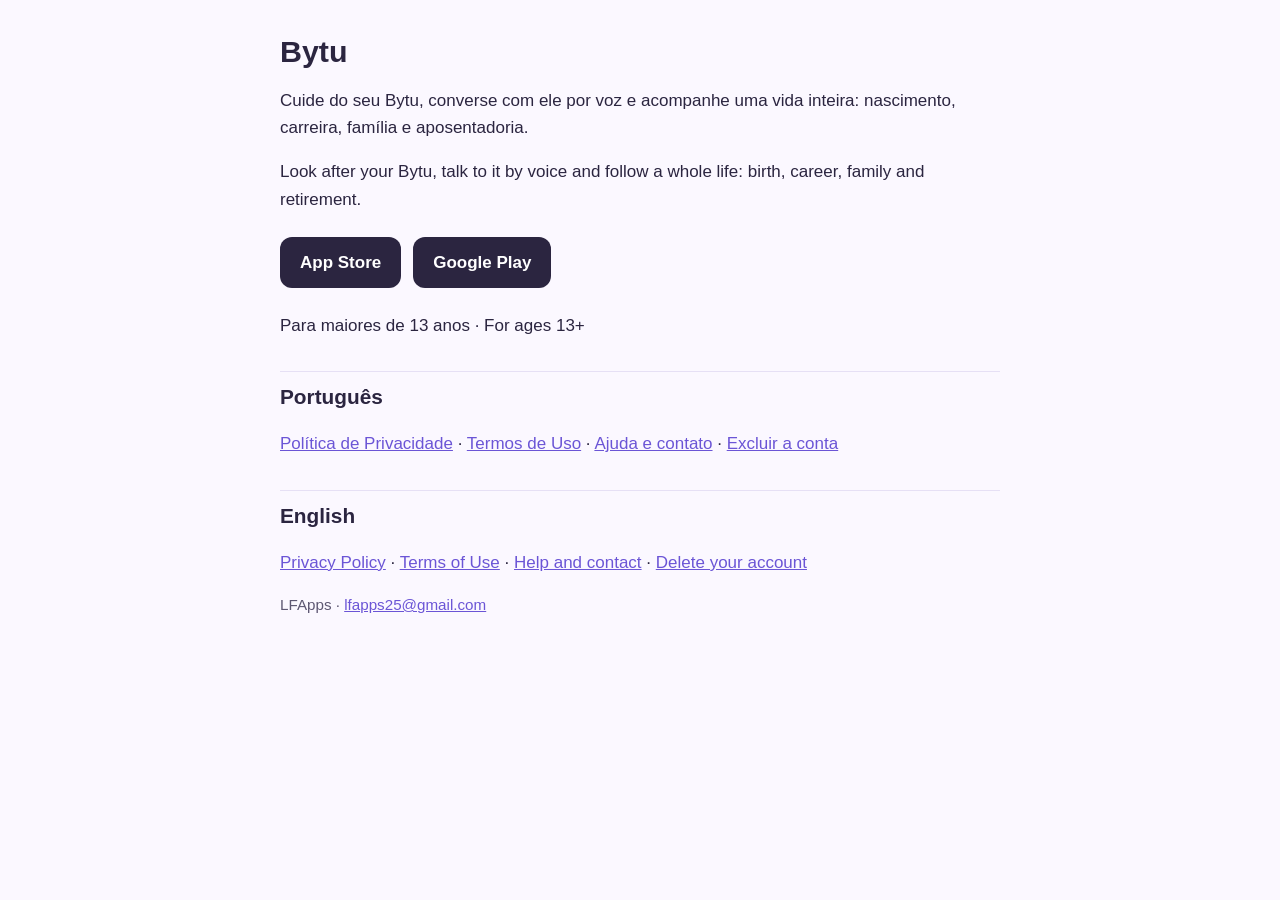
<file: bytu/index.html>
<!doctype html>
<html lang="pt-BR">
  <head>
    <meta charset="utf-8" />
    <meta name="viewport" content="width=device-width, initial-scale=1" />
    <title>Bytu</title>
    <meta
      name="description"
      content="Cuide do seu Bytu, converse por voz e acompanhe a vida dele. · Look after your Bytu, talk by voice and follow its life."
    />
    <link rel="stylesheet" href="style.css" />
  </head>
  <body>
    <main>
      <h1>Bytu</h1>
      <p>
        Cuide do seu Bytu, converse com ele por voz e acompanhe uma vida
        inteira: nascimento, carreira, família e aposentadoria.
      </p>
      <p lang="en">
        Look after your Bytu, talk to it by voice and follow a whole life:
        birth, career, family and retirement.
      </p>
      <div class="stores">
        <a href="https://apps.apple.com/app/id6829066804">App Store</a>
        <a href="https://play.google.com/store/apps/details?id=com.lfapps.bytu"
          >Google Play</a
        >
      </div>
      <p>Para maiores de 13 anos · For ages 13+</p>
      <h2>Português</h2>
      <p>
        <a href="pt/privacidade/">Política de Privacidade</a> ·
        <a href="pt/termos/">Termos de Uso</a> ·
        <a href="pt/suporte/">Ajuda e contato</a> ·
        <a href="pt/suporte/#excluir-conta">Excluir a conta</a>
      </p>
      <h2 lang="en">English</h2>
      <p lang="en">
        <a href="en/privacy/">Privacy Policy</a> ·
        <a href="en/terms/">Terms of Use</a> ·
        <a href="en/support/">Help and contact</a> ·
        <a href="en/support/#delete-account">Delete your account</a>
      </p>
      <p class="meta">
        LFApps · <a href="mailto:lfapps25@gmail.com">lfapps25@gmail.com</a>
      </p>
    </main>
  </body>
</html>
</file>
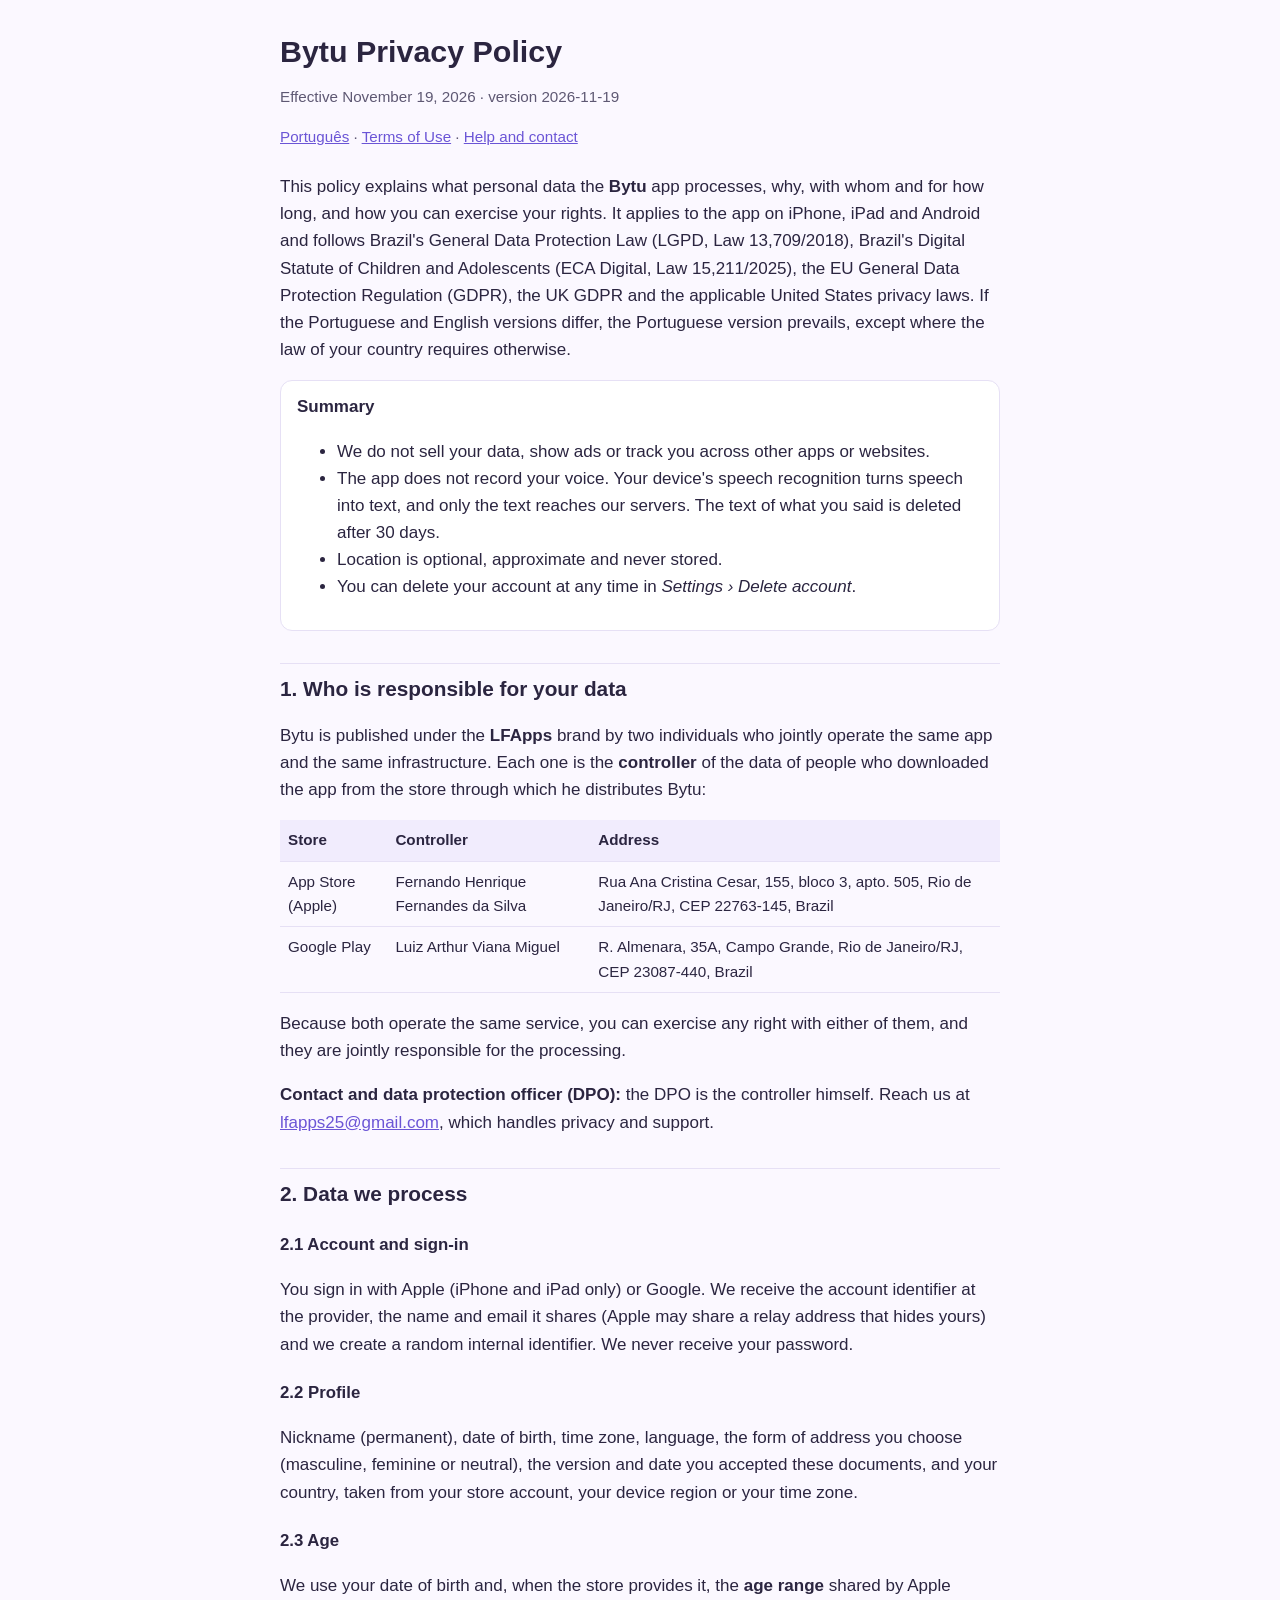
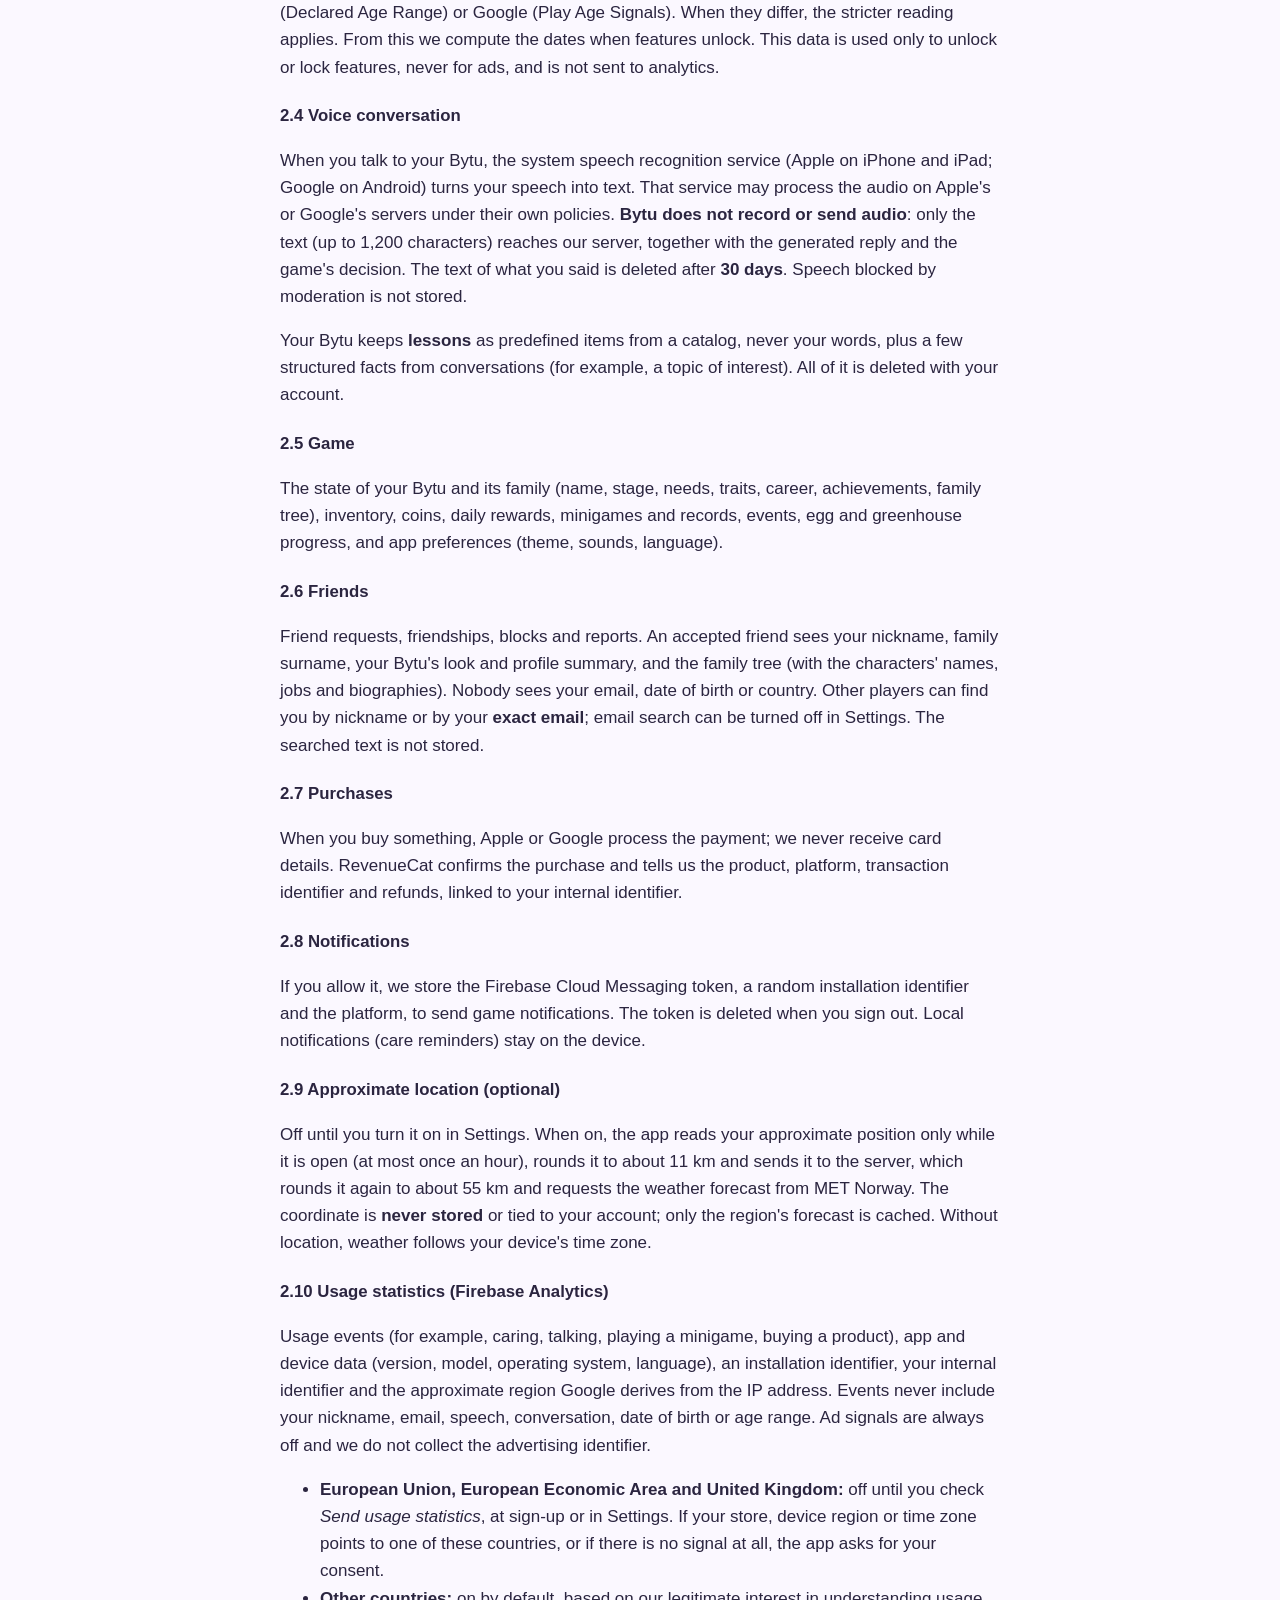
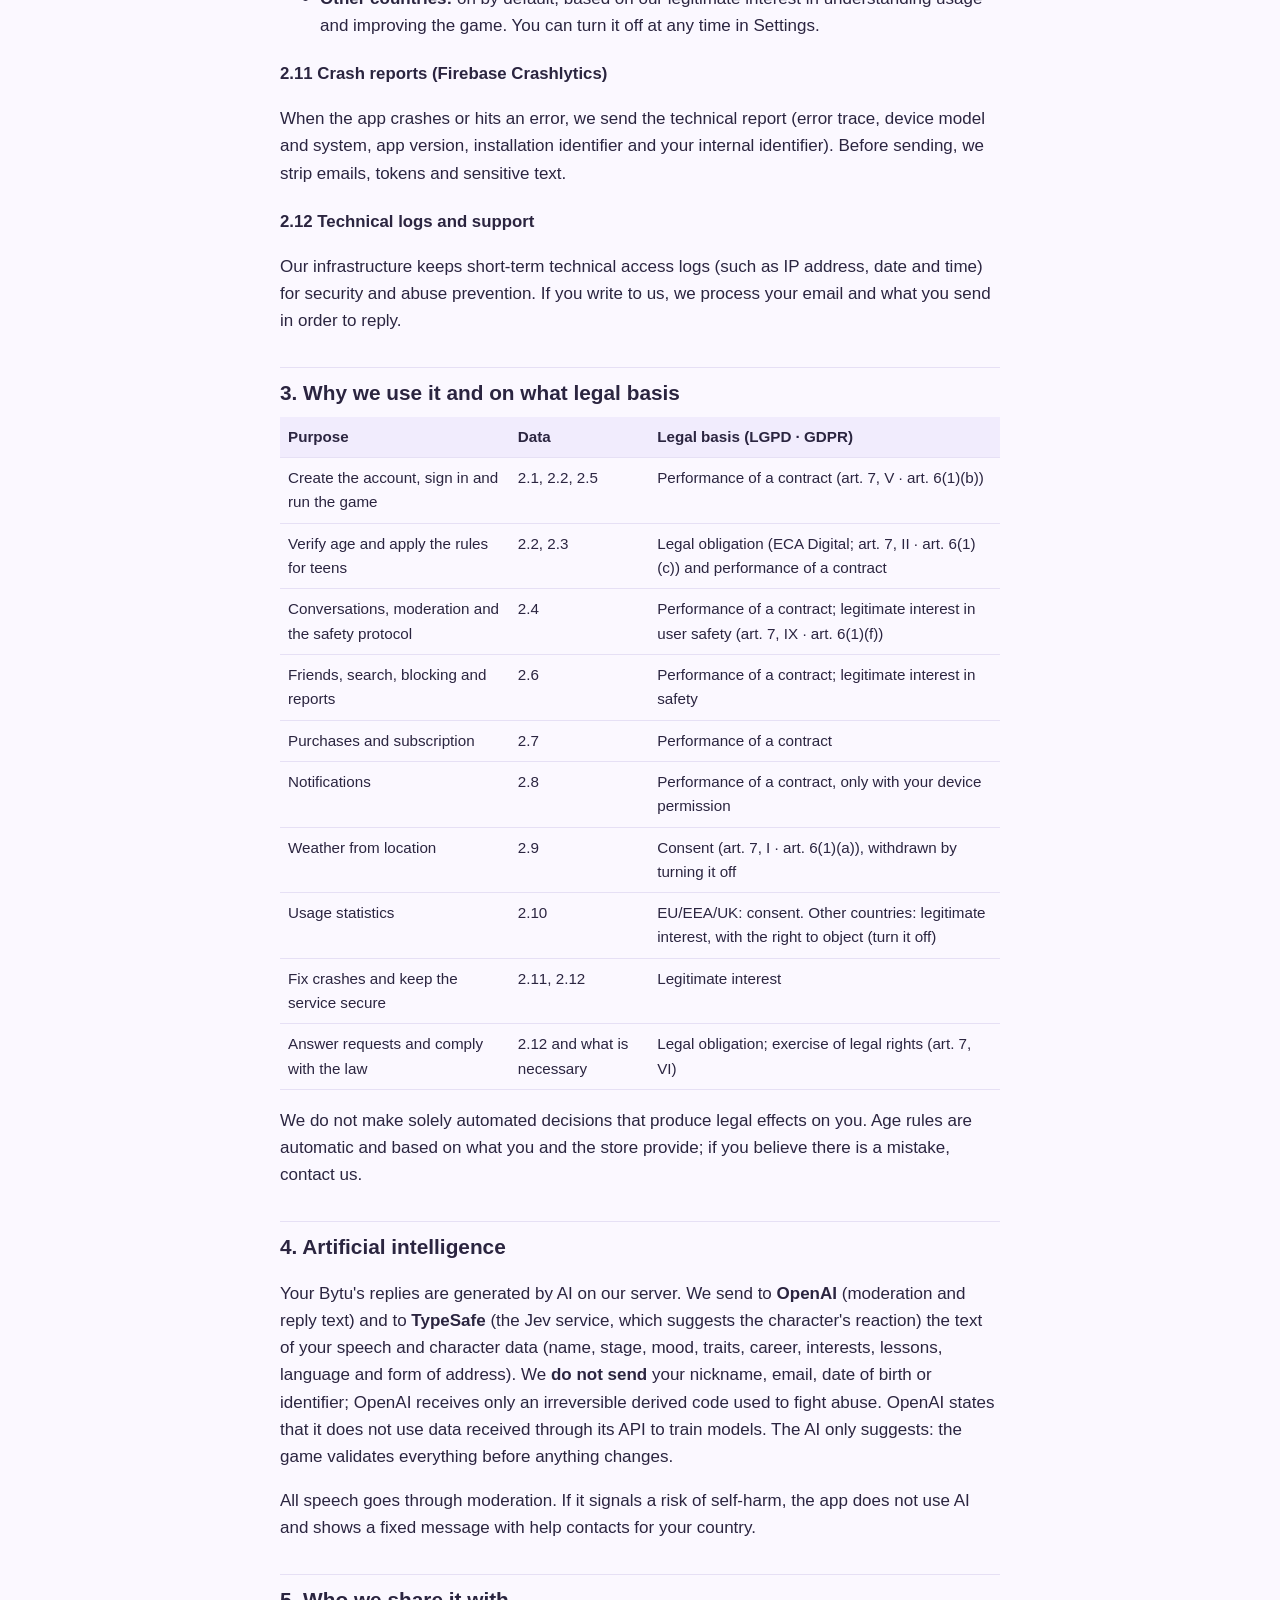
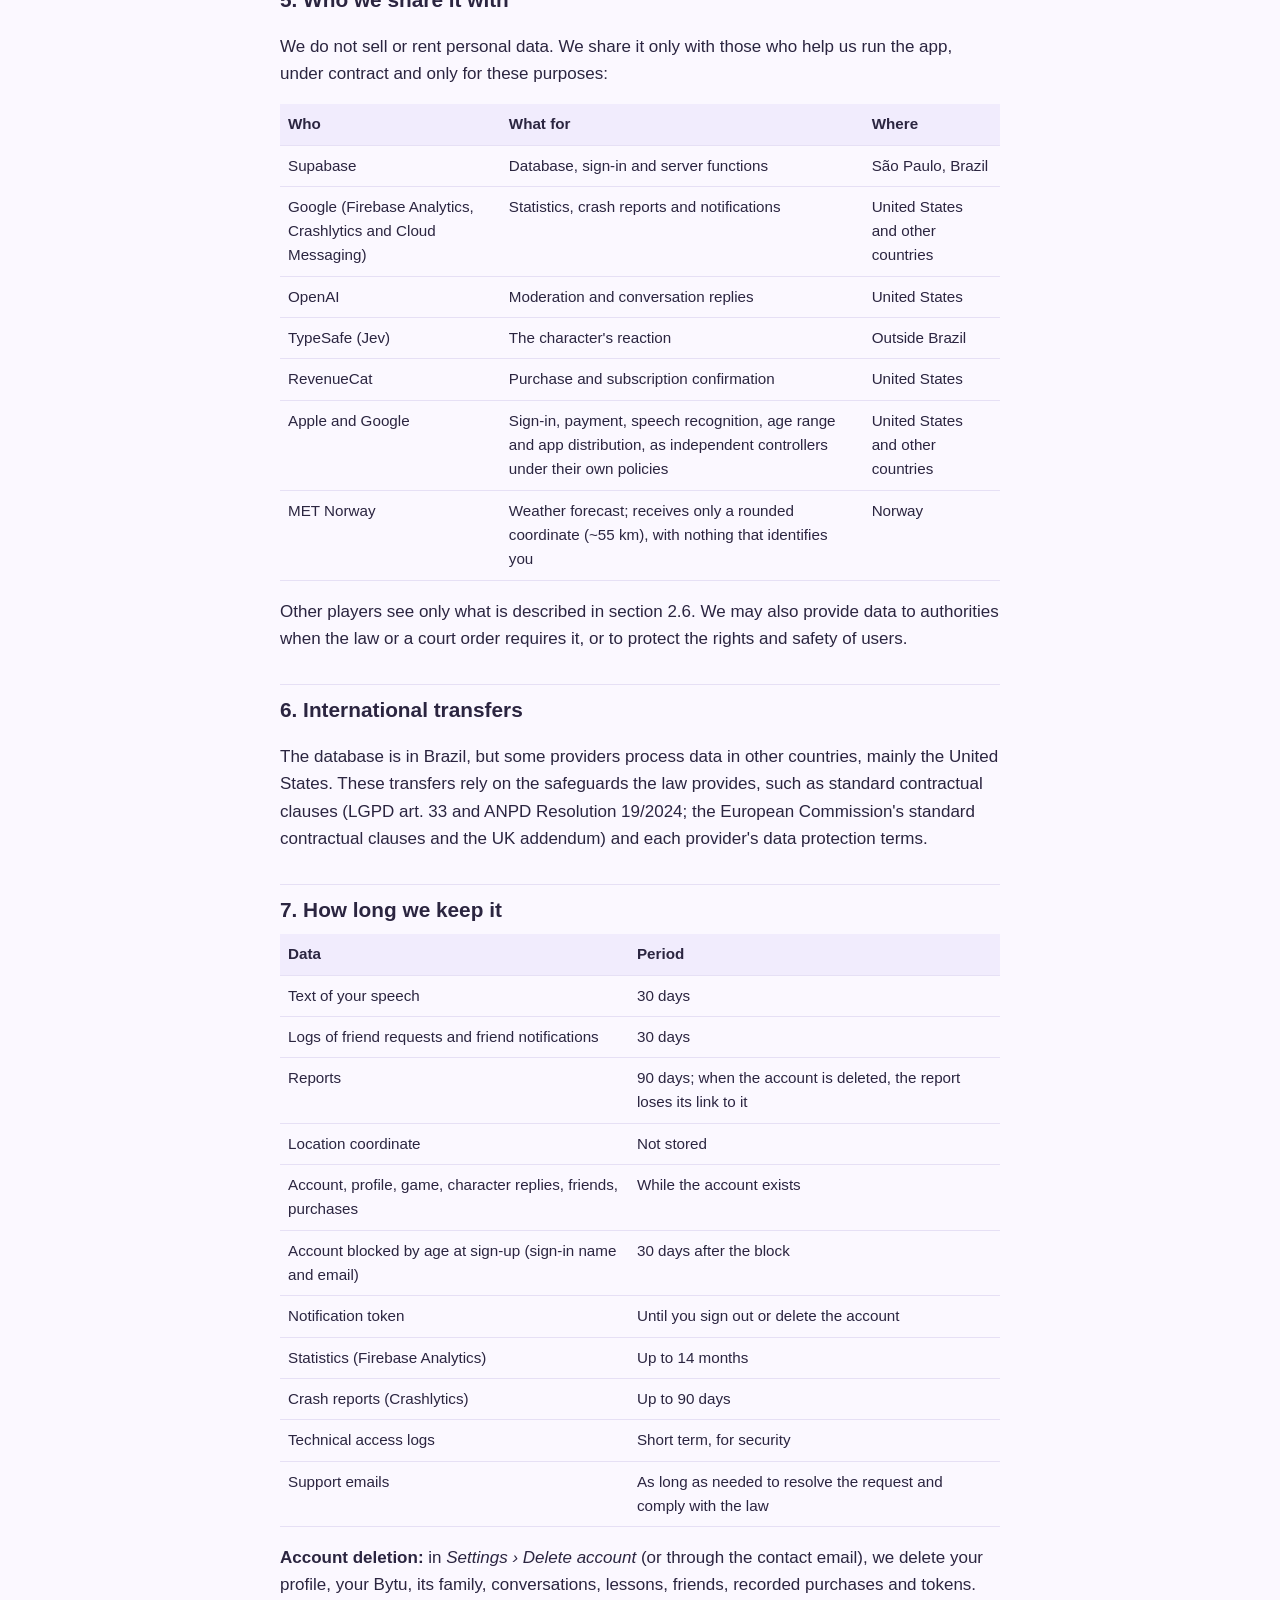
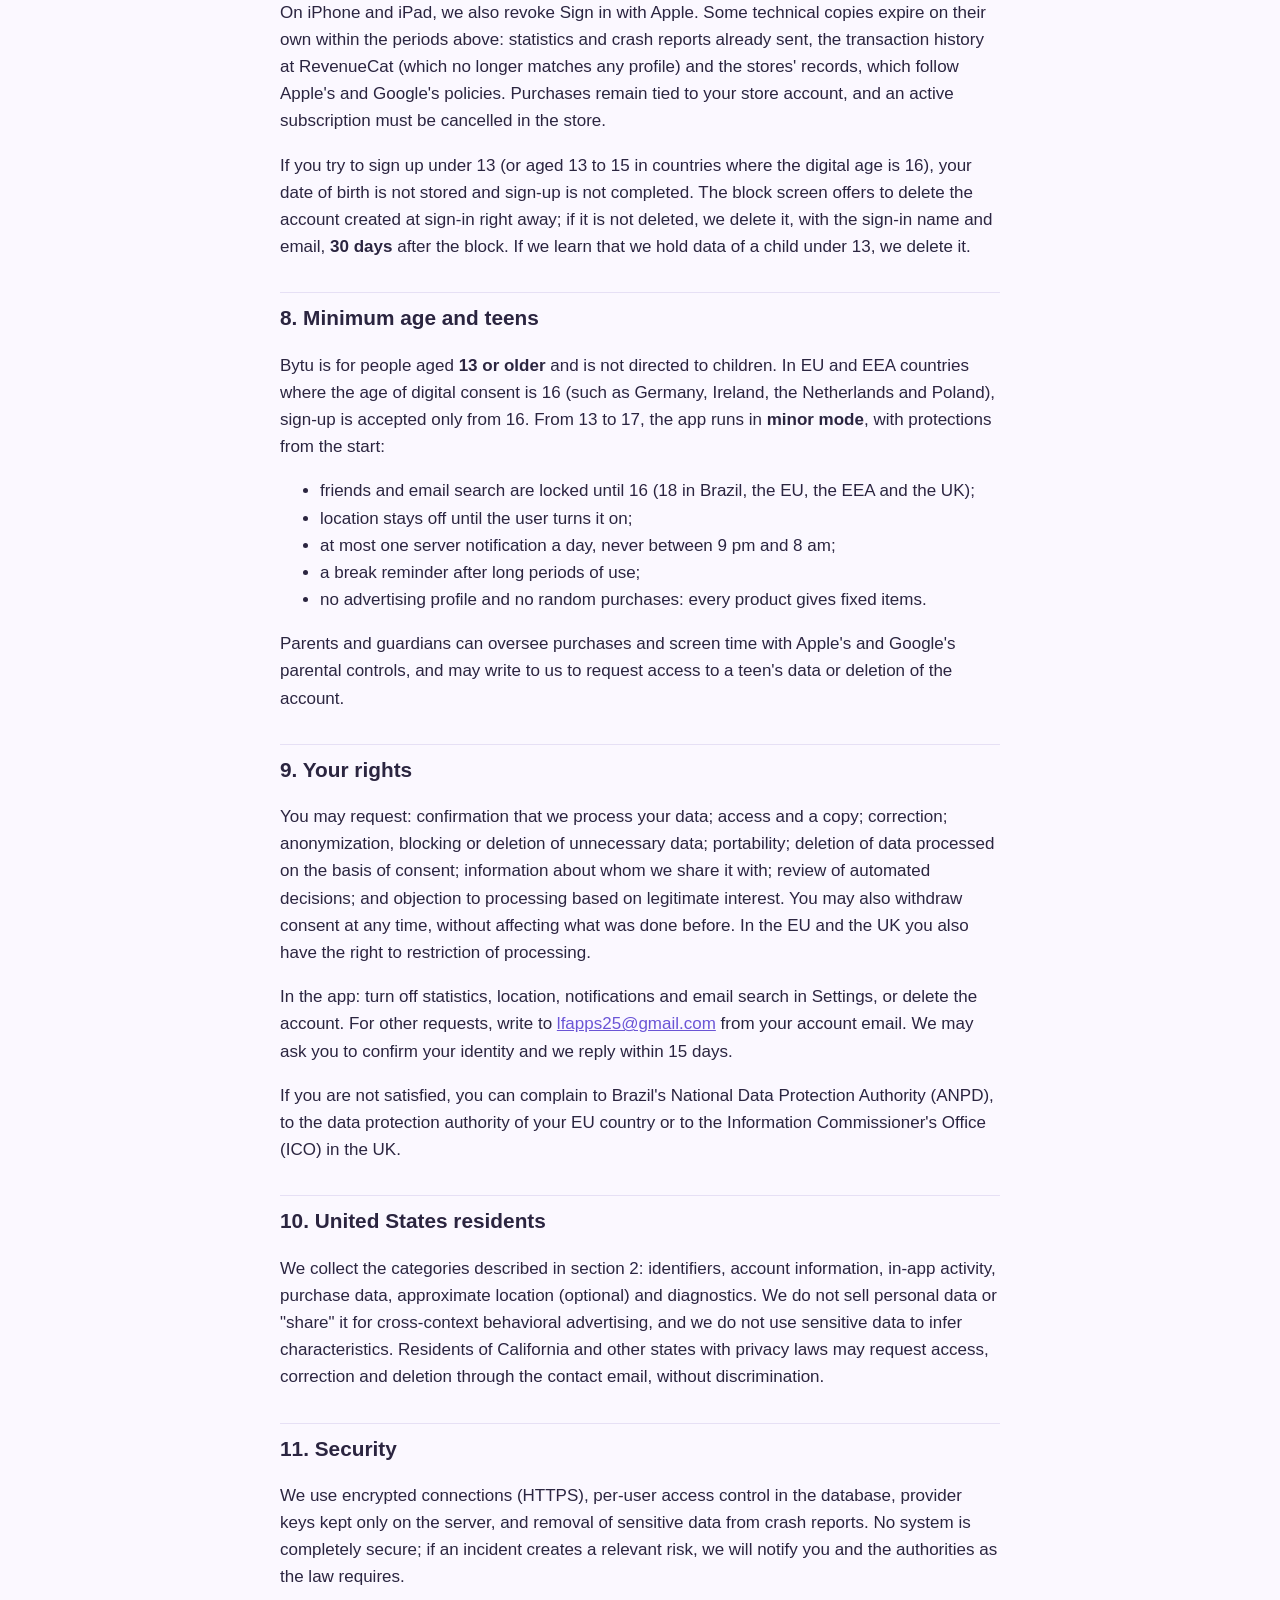
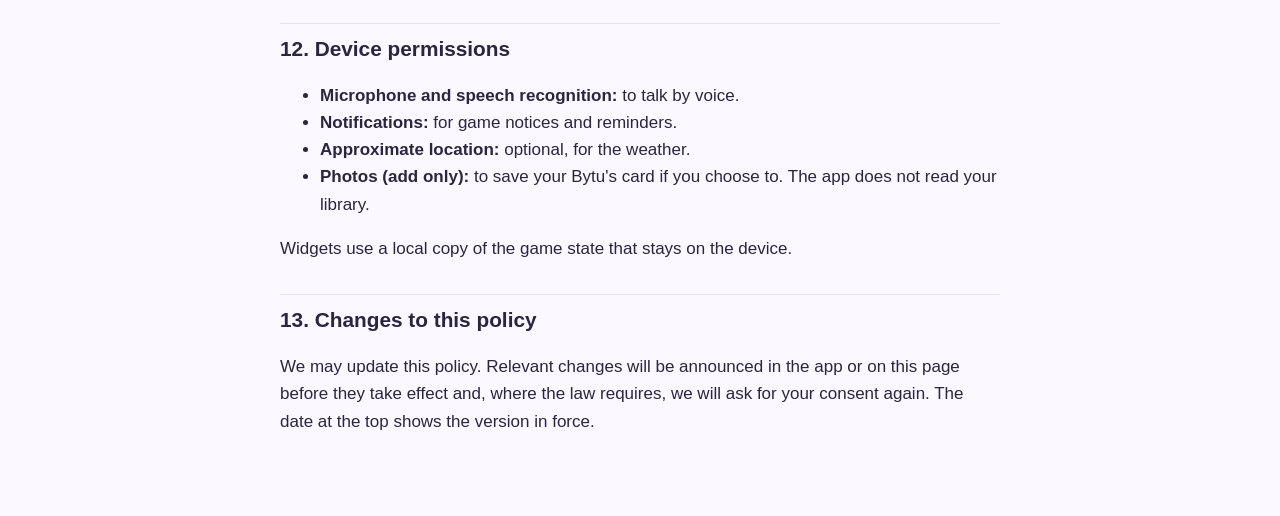
<file: bytu/en/privacy/index.html>
<!doctype html>
<html lang="en">
  <head>
    <meta charset="utf-8" />
    <meta name="viewport" content="width=device-width, initial-scale=1" />
    <title>Bytu Privacy Policy</title>
    <link rel="stylesheet" href="../../style.css" />
  </head>
  <body>
    <main>
      <h1>Bytu Privacy Policy</h1>
      <p class="meta">Effective November 19, 2026 · version 2026-11-19</p>
      <p class="lang">
        <a href="../../pt/privacidade/">Português</a> ·
        <a href="../terms/">Terms of Use</a> ·
        <a href="../support/">Help and contact</a>
      </p>

      <p>
        This policy explains what personal data the <strong>Bytu</strong> app
        processes, why, with whom and for how long, and how you can exercise
        your rights. It applies to the app on iPhone, iPad and Android and
        follows Brazil's General Data Protection Law (LGPD, Law 13,709/2018),
        Brazil's Digital Statute of Children and Adolescents (ECA Digital, Law
        15,211/2025), the EU General Data Protection Regulation (GDPR), the UK
        GDPR and the applicable United States privacy laws. If the Portuguese
        and English versions differ, the Portuguese version prevails, except
        where the law of your country requires otherwise.
      </p>

      <div class="box">
        <strong>Summary</strong>
        <ul>
          <li>
            We do not sell your data, show ads or track you across other apps or
            websites.
          </li>
          <li>
            The app does not record your voice. Your device's speech recognition
            turns speech into text, and only the text reaches our servers. The
            text of what you said is deleted after 30 days.
          </li>
          <li>Location is optional, approximate and never stored.</li>
          <li>
            You can delete your account at any time in
            <em>Settings › Delete account</em>.
          </li>
        </ul>
      </div>

      <h2 id="controllers">1. Who is responsible for your data</h2>
      <p>
        Bytu is published under the <strong>LFApps</strong> brand by two
        individuals who jointly operate the same app and the same
        infrastructure. Each one is the <strong>controller</strong> of the data
        of people who downloaded the app from the store through which he
        distributes Bytu:
      </p>
      <table>
        <thead>
          <tr>
            <th>Store</th>
            <th>Controller</th>
            <th>Address</th>
          </tr>
        </thead>
        <tbody>
          <tr>
            <td>App Store (Apple)</td>
            <td>Fernando Henrique Fernandes da Silva</td>
            <td>
              Rua Ana Cristina Cesar, 155, bloco 3, apto. 505, Rio de
              Janeiro/RJ, CEP 22763-145, Brazil
            </td>
          </tr>
          <tr>
            <td>Google Play</td>
            <td>Luiz Arthur Viana Miguel</td>
            <td>
              R. Almenara, 35A, Campo Grande, Rio de Janeiro/RJ, CEP 23087-440,
              Brazil
            </td>
          </tr>
        </tbody>
      </table>
      <p>
        Because both operate the same service, you can exercise any right with
        either of them, and they are jointly responsible for the processing.
      </p>
      <p>
        <strong>Contact and data protection officer (DPO):</strong> the DPO is
        the controller himself. Reach us at
        <a href="mailto:lfapps25@gmail.com">lfapps25@gmail.com</a>, which
        handles privacy and support.
      </p>

      <h2 id="data">2. Data we process</h2>
      <h3>2.1 Account and sign-in</h3>
      <p>
        You sign in with Apple (iPhone and iPad only) or Google. We receive the
        account identifier at the provider, the name and email it shares (Apple
        may share a relay address that hides yours) and we create a random
        internal identifier. We never receive your password.
      </p>
      <h3>2.2 Profile</h3>
      <p>
        Nickname (permanent), date of birth, time zone, language, the form of
        address you choose (masculine, feminine or neutral), the version and
        date you accepted these documents, and your country, taken from your
        store account, your device region or your time zone.
      </p>
      <h3>2.3 Age</h3>
      <p>
        We use your date of birth and, when the store provides it, the
        <strong>age range</strong> shared by Apple (Declared Age Range) or
        Google (Play Age Signals). When they differ, the stricter reading
        applies. From this we compute the dates when features unlock. This data
        is used only to unlock or lock features, never for ads, and is not sent
        to analytics.
      </p>
      <h3>2.4 Voice conversation</h3>
      <p>
        When you talk to your Bytu, the system speech recognition service (Apple
        on iPhone and iPad; Google on Android) turns your speech into text. That
        service may process the audio on Apple's or Google's servers under their
        own policies. <strong>Bytu does not record or send audio</strong>: only
        the text (up to 1,200 characters) reaches our server, together with the
        generated reply and the game's decision. The text of what you said is
        deleted after <strong>30 days</strong>. Speech blocked by moderation is
        not stored.
      </p>
      <p>
        Your Bytu keeps <strong>lessons</strong> as predefined items from a
        catalog, never your words, plus a few structured facts from
        conversations (for example, a topic of interest). All of it is deleted
        with your account.
      </p>
      <h3>2.5 Game</h3>
      <p>
        The state of your Bytu and its family (name, stage, needs, traits,
        career, achievements, family tree), inventory, coins, daily rewards,
        minigames and records, events, egg and greenhouse progress, and app
        preferences (theme, sounds, language).
      </p>
      <h3>2.6 Friends</h3>
      <p>
        Friend requests, friendships, blocks and reports. An accepted friend
        sees your nickname, family surname, your Bytu's look and profile
        summary, and the family tree (with the characters' names, jobs and
        biographies). Nobody sees your email, date of birth or country. Other
        players can find you by nickname or by your
        <strong>exact email</strong>; email search can be turned off in
        Settings. The searched text is not stored.
      </p>
      <h3>2.7 Purchases</h3>
      <p>
        When you buy something, Apple or Google process the payment; we never
        receive card details. RevenueCat confirms the purchase and tells us the
        product, platform, transaction identifier and refunds, linked to your
        internal identifier.
      </p>
      <h3>2.8 Notifications</h3>
      <p>
        If you allow it, we store the Firebase Cloud Messaging token, a random
        installation identifier and the platform, to send game notifications.
        The token is deleted when you sign out. Local notifications (care
        reminders) stay on the device.
      </p>
      <h3>2.9 Approximate location (optional)</h3>
      <p>
        Off until you turn it on in Settings. When on, the app reads your
        approximate position only while it is open (at most once an hour),
        rounds it to about 11 km and sends it to the server, which rounds it
        again to about 55 km and requests the weather forecast from MET Norway.
        The coordinate is <strong>never stored</strong> or tied to your account;
        only the region's forecast is cached. Without location, weather follows
        your device's time zone.
      </p>
      <h3>2.10 Usage statistics (Firebase Analytics)</h3>
      <p>
        Usage events (for example, caring, talking, playing a minigame, buying a
        product), app and device data (version, model, operating system,
        language), an installation identifier, your internal identifier and the
        approximate region Google derives from the IP address. Events never
        include your nickname, email, speech, conversation, date of birth or age
        range. Ad signals are always off and we do not collect the advertising
        identifier.
      </p>
      <ul>
        <li>
          <strong
            >European Union, European Economic Area and United Kingdom:</strong
          >
          off until you check <em>Send usage statistics</em>, at sign-up or in
          Settings. If your store, device region or time zone points to one of
          these countries, or if there is no signal at all, the app asks for
          your consent.
        </li>
        <li>
          <strong>Other countries:</strong> on by default, based on our
          legitimate interest in understanding usage and improving the game. You
          can turn it off at any time in Settings.
        </li>
      </ul>
      <h3>2.11 Crash reports (Firebase Crashlytics)</h3>
      <p>
        When the app crashes or hits an error, we send the technical report
        (error trace, device model and system, app version, installation
        identifier and your internal identifier). Before sending, we strip
        emails, tokens and sensitive text.
      </p>
      <h3>2.12 Technical logs and support</h3>
      <p>
        Our infrastructure keeps short-term technical access logs (such as IP
        address, date and time) for security and abuse prevention. If you write
        to us, we process your email and what you send in order to reply.
      </p>

      <h2 id="purposes">3. Why we use it and on what legal basis</h2>
      <table>
        <thead>
          <tr>
            <th>Purpose</th>
            <th>Data</th>
            <th>Legal basis (LGPD · GDPR)</th>
          </tr>
        </thead>
        <tbody>
          <tr>
            <td>Create the account, sign in and run the game</td>
            <td>2.1, 2.2, 2.5</td>
            <td>Performance of a contract (art. 7, V · art. 6(1)(b))</td>
          </tr>
          <tr>
            <td>Verify age and apply the rules for teens</td>
            <td>2.2, 2.3</td>
            <td>
              Legal obligation (ECA Digital; art. 7, II · art. 6(1)(c)) and
              performance of a contract
            </td>
          </tr>
          <tr>
            <td>Conversations, moderation and the safety protocol</td>
            <td>2.4</td>
            <td>
              Performance of a contract; legitimate interest in user safety
              (art. 7, IX · art. 6(1)(f))
            </td>
          </tr>
          <tr>
            <td>Friends, search, blocking and reports</td>
            <td>2.6</td>
            <td>Performance of a contract; legitimate interest in safety</td>
          </tr>
          <tr>
            <td>Purchases and subscription</td>
            <td>2.7</td>
            <td>Performance of a contract</td>
          </tr>
          <tr>
            <td>Notifications</td>
            <td>2.8</td>
            <td>Performance of a contract, only with your device permission</td>
          </tr>
          <tr>
            <td>Weather from location</td>
            <td>2.9</td>
            <td>
              Consent (art. 7, I · art. 6(1)(a)), withdrawn by turning it off
            </td>
          </tr>
          <tr>
            <td>Usage statistics</td>
            <td>2.10</td>
            <td>
              EU/EEA/UK: consent. Other countries: legitimate interest, with the
              right to object (turn it off)
            </td>
          </tr>
          <tr>
            <td>Fix crashes and keep the service secure</td>
            <td>2.11, 2.12</td>
            <td>Legitimate interest</td>
          </tr>
          <tr>
            <td>Answer requests and comply with the law</td>
            <td>2.12 and what is necessary</td>
            <td>Legal obligation; exercise of legal rights (art. 7, VI)</td>
          </tr>
        </tbody>
      </table>
      <p>
        We do not make solely automated decisions that produce legal effects on
        you. Age rules are automatic and based on what you and the store
        provide; if you believe there is a mistake, contact us.
      </p>

      <h2 id="ai">4. Artificial intelligence</h2>
      <p>
        Your Bytu's replies are generated by AI on our server. We send to
        <strong>OpenAI</strong> (moderation and reply text) and to
        <strong>TypeSafe</strong> (the Jev service, which suggests the
        character's reaction) the text of your speech and character data (name,
        stage, mood, traits, career, interests, lessons, language and form of
        address). We <strong>do not send</strong> your nickname, email, date of
        birth or identifier; OpenAI receives only an irreversible derived code
        used to fight abuse. OpenAI states that it does not use data received
        through its API to train models. The AI only suggests: the game
        validates everything before anything changes.
      </p>
      <p>
        All speech goes through moderation. If it signals a risk of self-harm,
        the app does not use AI and shows a fixed message with help contacts for
        your country.
      </p>

      <h2 id="sharing">5. Who we share it with</h2>
      <p>
        We do not sell or rent personal data. We share it only with those who
        help us run the app, under contract and only for these purposes:
      </p>
      <table>
        <thead>
          <tr>
            <th>Who</th>
            <th>What for</th>
            <th>Where</th>
          </tr>
        </thead>
        <tbody>
          <tr>
            <td>Supabase</td>
            <td>Database, sign-in and server functions</td>
            <td>São Paulo, Brazil</td>
          </tr>
          <tr>
            <td>
              Google (Firebase Analytics, Crashlytics and Cloud Messaging)
            </td>
            <td>Statistics, crash reports and notifications</td>
            <td>United States and other countries</td>
          </tr>
          <tr>
            <td>OpenAI</td>
            <td>Moderation and conversation replies</td>
            <td>United States</td>
          </tr>
          <tr>
            <td>TypeSafe (Jev)</td>
            <td>The character's reaction</td>
            <td>Outside Brazil</td>
          </tr>
          <tr>
            <td>RevenueCat</td>
            <td>Purchase and subscription confirmation</td>
            <td>United States</td>
          </tr>
          <tr>
            <td>Apple and Google</td>
            <td>
              Sign-in, payment, speech recognition, age range and app
              distribution, as independent controllers under their own policies
            </td>
            <td>United States and other countries</td>
          </tr>
          <tr>
            <td>MET Norway</td>
            <td>
              Weather forecast; receives only a rounded coordinate (~55 km),
              with nothing that identifies you
            </td>
            <td>Norway</td>
          </tr>
        </tbody>
      </table>
      <p>
        Other players see only what is described in section 2.6. We may also
        provide data to authorities when the law or a court order requires it,
        or to protect the rights and safety of users.
      </p>

      <h2 id="transfers">6. International transfers</h2>
      <p>
        The database is in Brazil, but some providers process data in other
        countries, mainly the United States. These transfers rely on the
        safeguards the law provides, such as standard contractual clauses (LGPD
        art. 33 and ANPD Resolution 19/2024; the European Commission's standard
        contractual clauses and the UK addendum) and each provider's data
        protection terms.
      </p>

      <h2 id="retention">7. How long we keep it</h2>
      <table>
        <thead>
          <tr>
            <th>Data</th>
            <th>Period</th>
          </tr>
        </thead>
        <tbody>
          <tr>
            <td>Text of your speech</td>
            <td>30 days</td>
          </tr>
          <tr>
            <td>Logs of friend requests and friend notifications</td>
            <td>30 days</td>
          </tr>
          <tr>
            <td>Reports</td>
            <td>
              90 days; when the account is deleted, the report loses its link to
              it
            </td>
          </tr>
          <tr>
            <td>Location coordinate</td>
            <td>Not stored</td>
          </tr>
          <tr>
            <td>
              Account, profile, game, character replies, friends, purchases
            </td>
            <td>While the account exists</td>
          </tr>
          <tr>
            <td>Account blocked by age at sign-up (sign-in name and email)</td>
            <td>30 days after the block</td>
          </tr>
          <tr>
            <td>Notification token</td>
            <td>Until you sign out or delete the account</td>
          </tr>
          <tr>
            <td>Statistics (Firebase Analytics)</td>
            <td>Up to 14 months</td>
          </tr>
          <tr>
            <td>Crash reports (Crashlytics)</td>
            <td>Up to 90 days</td>
          </tr>
          <tr>
            <td>Technical access logs</td>
            <td>Short term, for security</td>
          </tr>
          <tr>
            <td>Support emails</td>
            <td>
              As long as needed to resolve the request and comply with the law
            </td>
          </tr>
        </tbody>
      </table>
      <p>
        <strong>Account deletion:</strong> in
        <em>Settings › Delete account</em> (or through the contact email), we
        delete your profile, your Bytu, its family, conversations, lessons,
        friends, recorded purchases and tokens. On iPhone and iPad, we also
        revoke Sign in with Apple. Some technical copies expire on their own
        within the periods above: statistics and crash reports already sent, the
        transaction history at RevenueCat (which no longer matches any profile)
        and the stores' records, which follow Apple's and Google's policies.
        Purchases remain tied to your store account, and an active subscription
        must be cancelled in the store.
      </p>
      <p>
        If you try to sign up under 13 (or aged 13 to 15 in countries where the
        digital age is 16), your date of birth is not stored and sign-up is not
        completed. The block screen offers to delete the account created at
        sign-in right away; if it is not deleted, we delete it, with the sign-in
        name and email, <strong>30 days</strong> after the block. If we learn
        that we hold data of a child under 13, we delete it.
      </p>

      <h2 id="teens">8. Minimum age and teens</h2>
      <p>
        Bytu is for people aged <strong>13 or older</strong> and is not directed
        to children. In EU and EEA countries where the age of digital consent is
        16 (such as Germany, Ireland, the Netherlands and Poland), sign-up is
        accepted only from 16. From 13 to 17, the app runs in
        <strong>minor mode</strong>, with protections from the start:
      </p>
      <ul>
        <li>
          friends and email search are locked until 16 (18 in Brazil, the EU,
          the EEA and the UK);
        </li>
        <li>location stays off until the user turns it on;</li>
        <li>
          at most one server notification a day, never between 9 pm and 8 am;
        </li>
        <li>a break reminder after long periods of use;</li>
        <li>
          no advertising profile and no random purchases: every product gives
          fixed items.
        </li>
      </ul>
      <p>
        Parents and guardians can oversee purchases and screen time with Apple's
        and Google's parental controls, and may write to us to request access to
        a teen's data or deletion of the account.
      </p>

      <h2 id="rights">9. Your rights</h2>
      <p>
        You may request: confirmation that we process your data; access and a
        copy; correction; anonymization, blocking or deletion of unnecessary
        data; portability; deletion of data processed on the basis of consent;
        information about whom we share it with; review of automated decisions;
        and objection to processing based on legitimate interest. You may also
        withdraw consent at any time, without affecting what was done before. In
        the EU and the UK you also have the right to restriction of processing.
      </p>
      <p>
        In the app: turn off statistics, location, notifications and email
        search in Settings, or delete the account. For other requests, write to
        <a href="mailto:lfapps25@gmail.com">lfapps25@gmail.com</a> from your
        account email. We may ask you to confirm your identity and we reply
        within 15 days.
      </p>
      <p>
        If you are not satisfied, you can complain to Brazil's National Data
        Protection Authority (ANPD), to the data protection authority of your EU
        country or to the Information Commissioner's Office (ICO) in the UK.
      </p>

      <h2 id="us">10. United States residents</h2>
      <p>
        We collect the categories described in section 2: identifiers, account
        information, in-app activity, purchase data, approximate location
        (optional) and diagnostics. We do not sell personal data or "share" it
        for cross-context behavioral advertising, and we do not use sensitive
        data to infer characteristics. Residents of California and other states
        with privacy laws may request access, correction and deletion through
        the contact email, without discrimination.
      </p>

      <h2 id="security">11. Security</h2>
      <p>
        We use encrypted connections (HTTPS), per-user access control in the
        database, provider keys kept only on the server, and removal of
        sensitive data from crash reports. No system is completely secure; if an
        incident creates a relevant risk, we will notify you and the authorities
        as the law requires.
      </p>

      <h2 id="permissions">12. Device permissions</h2>
      <ul>
        <li>
          <strong>Microphone and speech recognition:</strong> to talk by voice.
        </li>
        <li><strong>Notifications:</strong> for game notices and reminders.</li>
        <li>
          <strong>Approximate location:</strong> optional, for the weather.
        </li>
        <li>
          <strong>Photos (add only):</strong> to save your Bytu's card if you
          choose to. The app does not read your library.
        </li>
      </ul>
      <p>
        Widgets use a local copy of the game state that stays on the device.
      </p>

      <h2 id="changes">13. Changes to this policy</h2>
      <p>
        We may update this policy. Relevant changes will be announced in the app
        or on this page before they take effect and, where the law requires, we
        will ask for your consent again. The date at the top shows the version
        in force.
      </p>
    </main>
  </body>
</html>
</file>
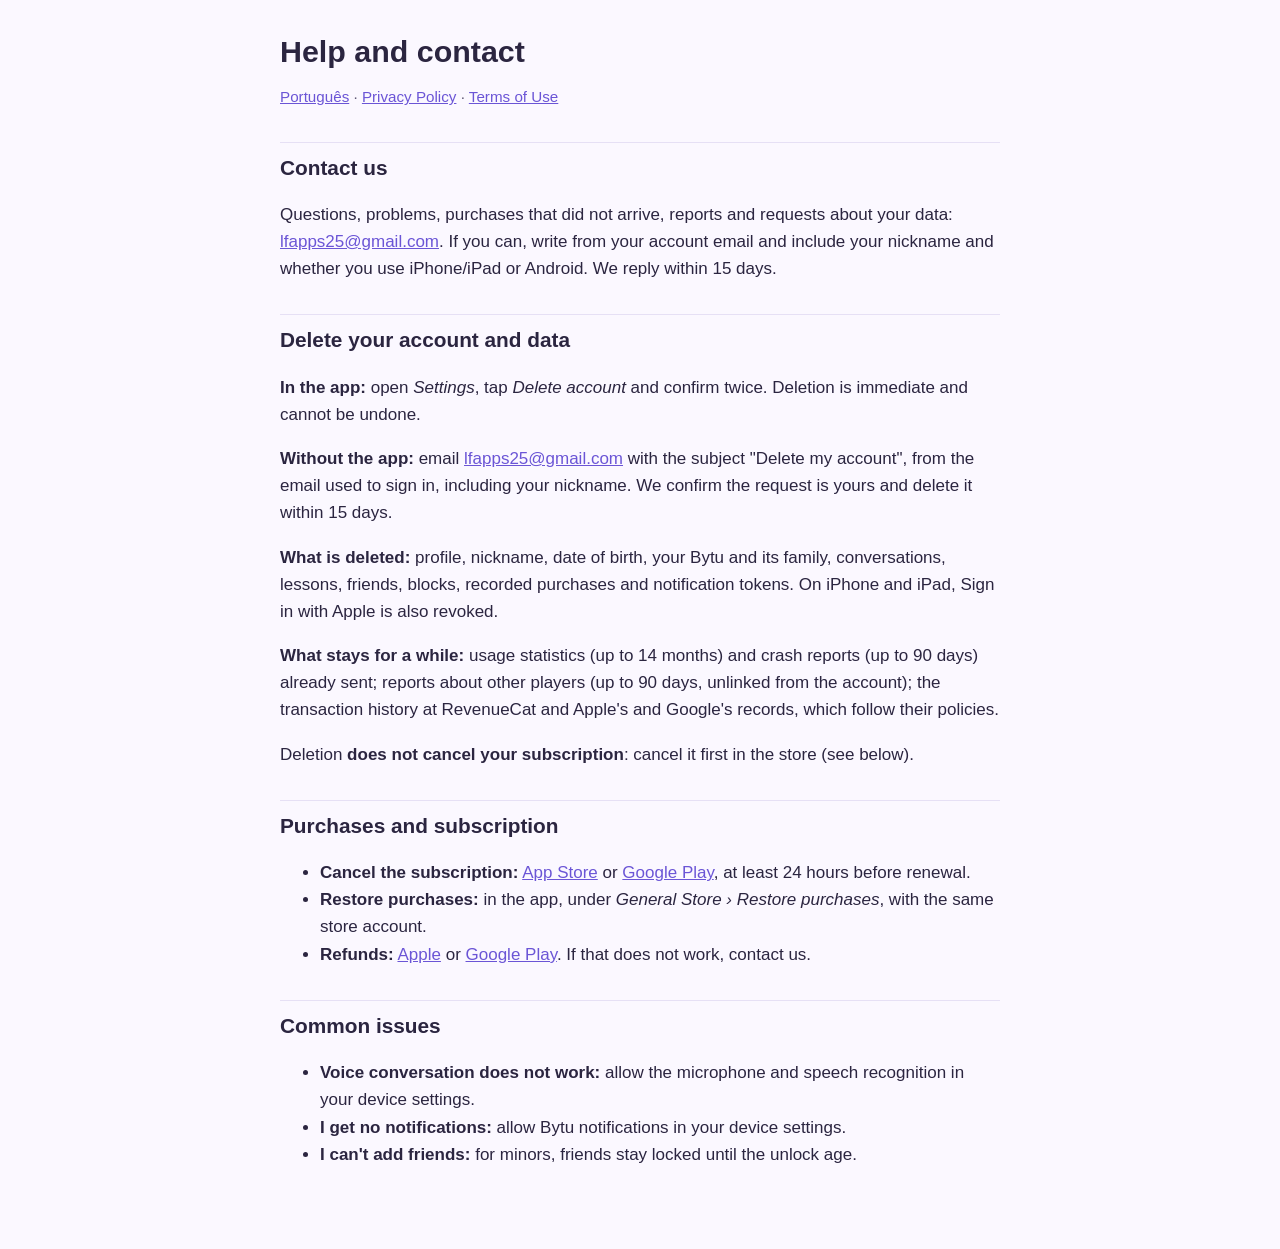
<file: bytu/en/support/index.html>
<!doctype html>
<html lang="en">
  <head>
    <meta charset="utf-8" />
    <meta name="viewport" content="width=device-width, initial-scale=1" />
    <title>Bytu · Help and contact</title>
    <link rel="stylesheet" href="../../style.css" />
  </head>
  <body>
    <main>
      <h1>Help and contact</h1>
      <p class="lang">
        <a href="../../pt/suporte/">Português</a> ·
        <a href="../privacy/">Privacy Policy</a> ·
        <a href="../terms/">Terms of Use</a>
      </p>

      <h2 id="contact">Contact us</h2>
      <p>
        Questions, problems, purchases that did not arrive, reports and requests
        about your data:
        <a href="mailto:lfapps25@gmail.com">lfapps25@gmail.com</a>. If you can,
        write from your account email and include your nickname and whether you
        use iPhone/iPad or Android. We reply within 15 days.
      </p>

      <h2 id="delete-account">Delete your account and data</h2>
      <p>
        <strong>In the app:</strong> open <em>Settings</em>, tap
        <em>Delete account</em> and confirm twice. Deletion is immediate and
        cannot be undone.
      </p>
      <p>
        <strong>Without the app:</strong> email
        <a href="mailto:lfapps25@gmail.com?subject=Delete%20my%20account"
          >lfapps25@gmail.com</a
        >
        with the subject "Delete my account", from the email used to sign in,
        including your nickname. We confirm the request is yours and delete it
        within 15 days.
      </p>
      <p>
        <strong>What is deleted:</strong> profile, nickname, date of birth, your
        Bytu and its family, conversations, lessons, friends, blocks, recorded
        purchases and notification tokens. On iPhone and iPad, Sign in with
        Apple is also revoked.
      </p>
      <p>
        <strong>What stays for a while:</strong> usage statistics (up to 14
        months) and crash reports (up to 90 days) already sent; reports about
        other players (up to 90 days, unlinked from the account); the
        transaction history at RevenueCat and Apple's and Google's records,
        which follow their policies.
      </p>
      <p>
        Deletion <strong>does not cancel your subscription</strong>: cancel it
        first in the store (see below).
      </p>

      <h2 id="purchases">Purchases and subscription</h2>
      <ul>
        <li>
          <strong>Cancel the subscription:</strong>
          <a href="https://apps.apple.com/account/subscriptions">App Store</a>
          or
          <a href="https://play.google.com/store/account/subscriptions"
            >Google Play</a
          >, at least 24 hours before renewal.
        </li>
        <li>
          <strong>Restore purchases:</strong> in the app, under
          <em>General Store › Restore purchases</em>, with the same store
          account.
        </li>
        <li>
          <strong>Refunds:</strong>
          <a href="https://reportaproblem.apple.com">Apple</a> or
          <a href="https://support.google.com/googleplay/answer/2479637"
            >Google Play</a
          >. If that does not work, contact us.
        </li>
      </ul>

      <h2 id="tips">Common issues</h2>
      <ul>
        <li>
          <strong>Voice conversation does not work:</strong> allow the
          microphone and speech recognition in your device settings.
        </li>
        <li>
          <strong>I get no notifications:</strong> allow Bytu notifications in
          your device settings.
        </li>
        <li>
          <strong>I can't add friends:</strong> for minors, friends stay locked
          until the unlock age.
        </li>
      </ul>
    </main>
  </body>
</html>
</file>
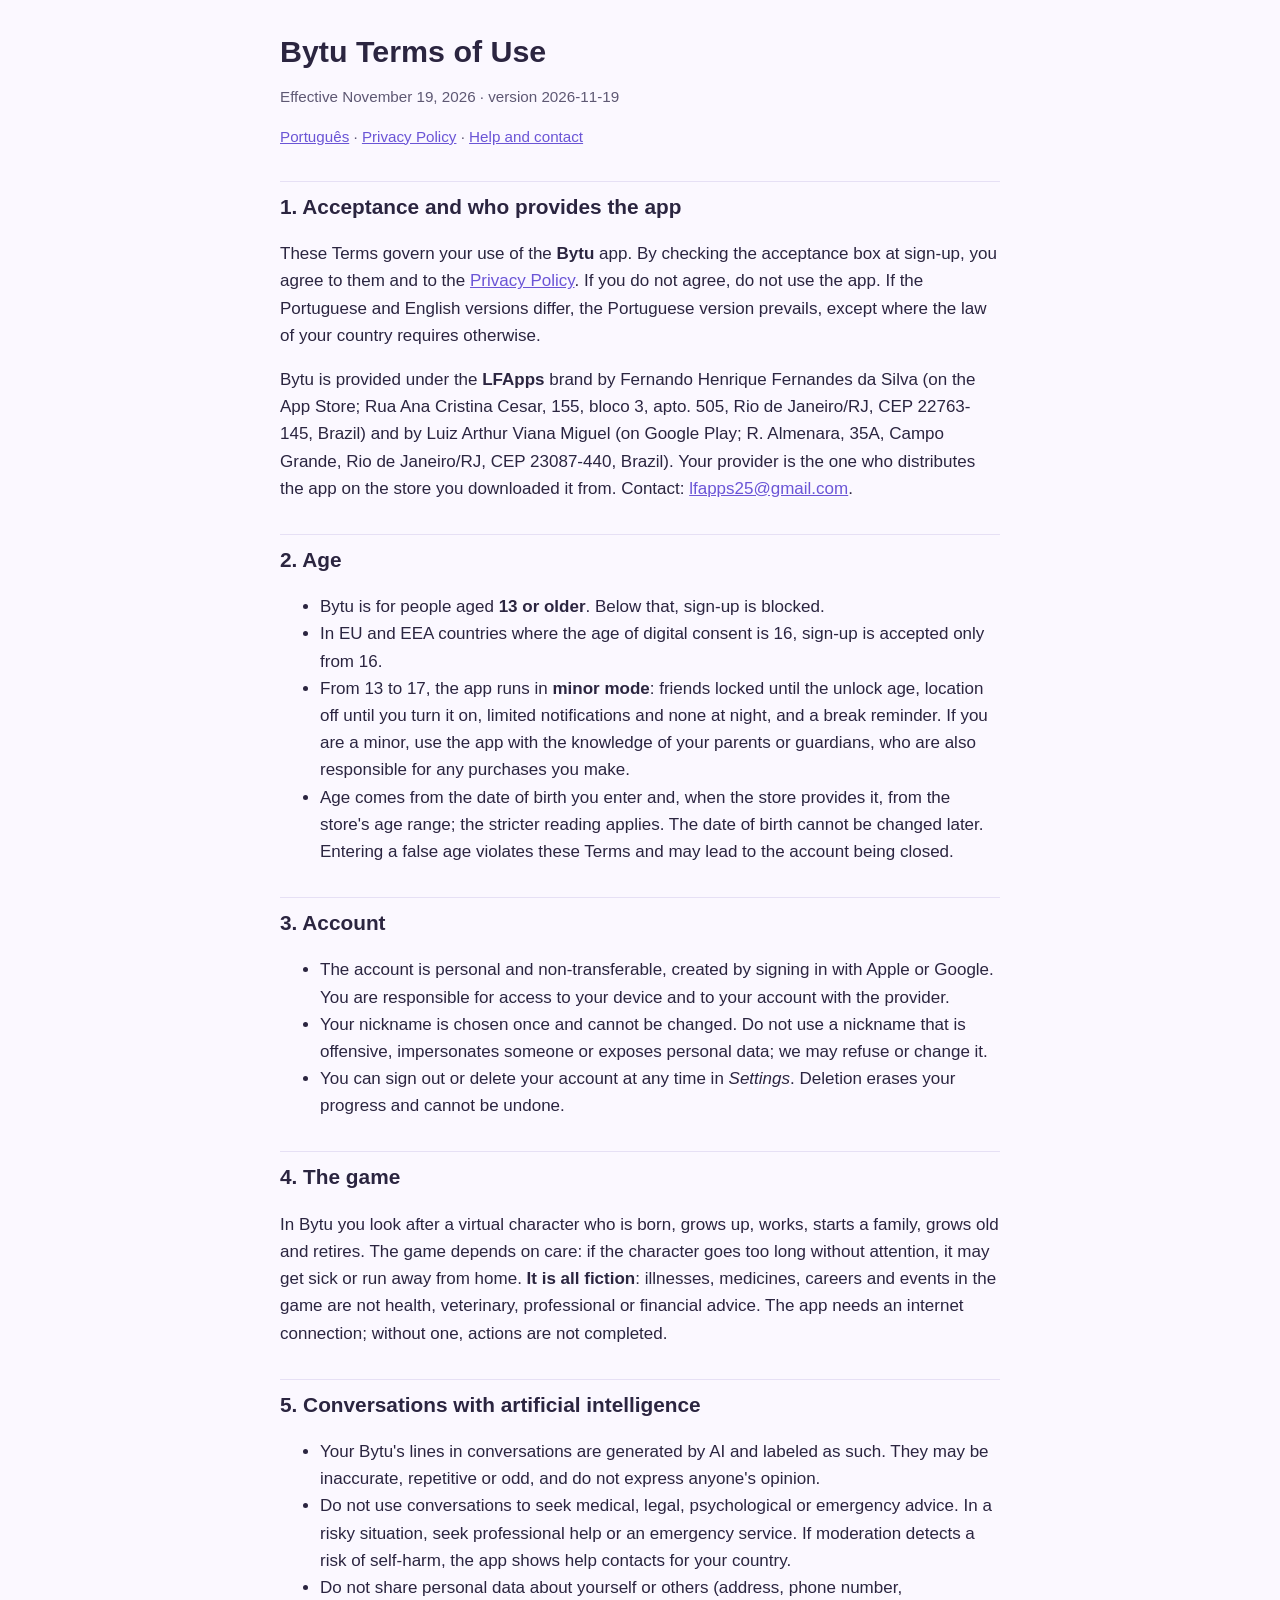
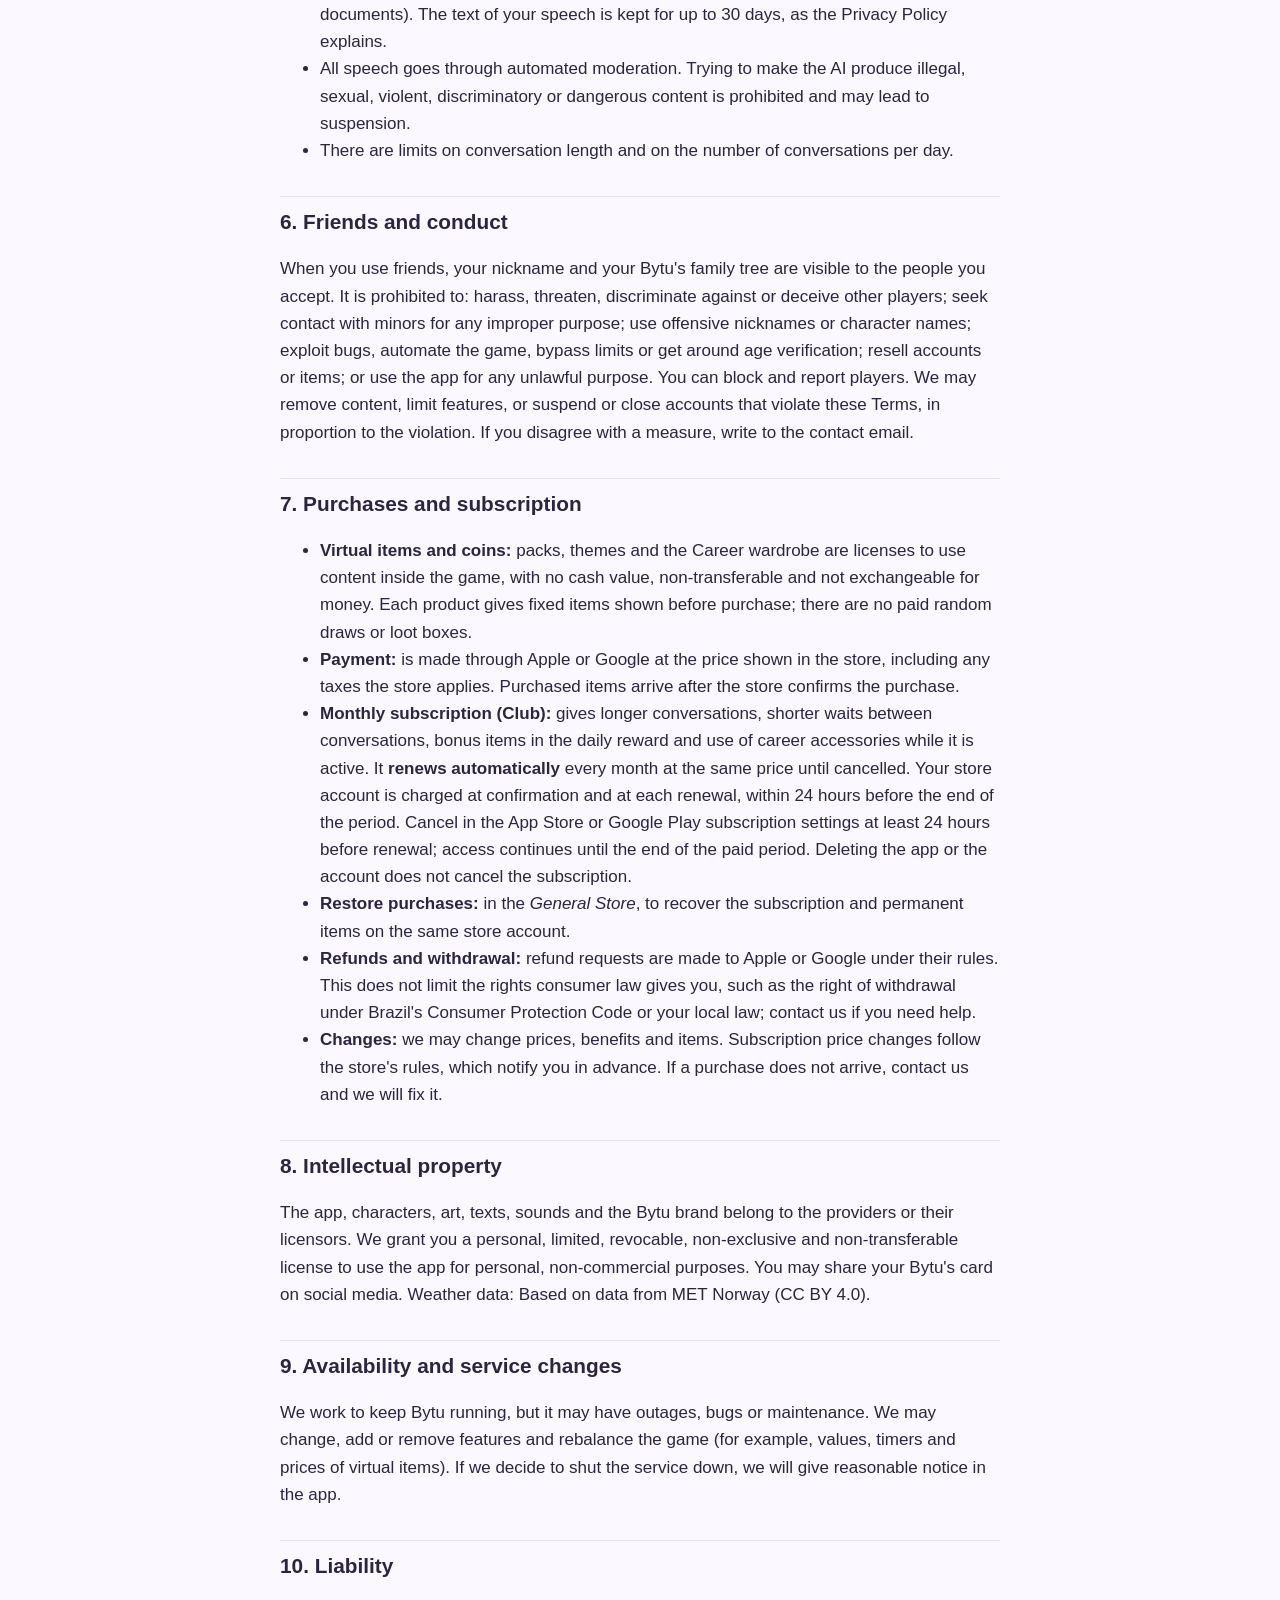
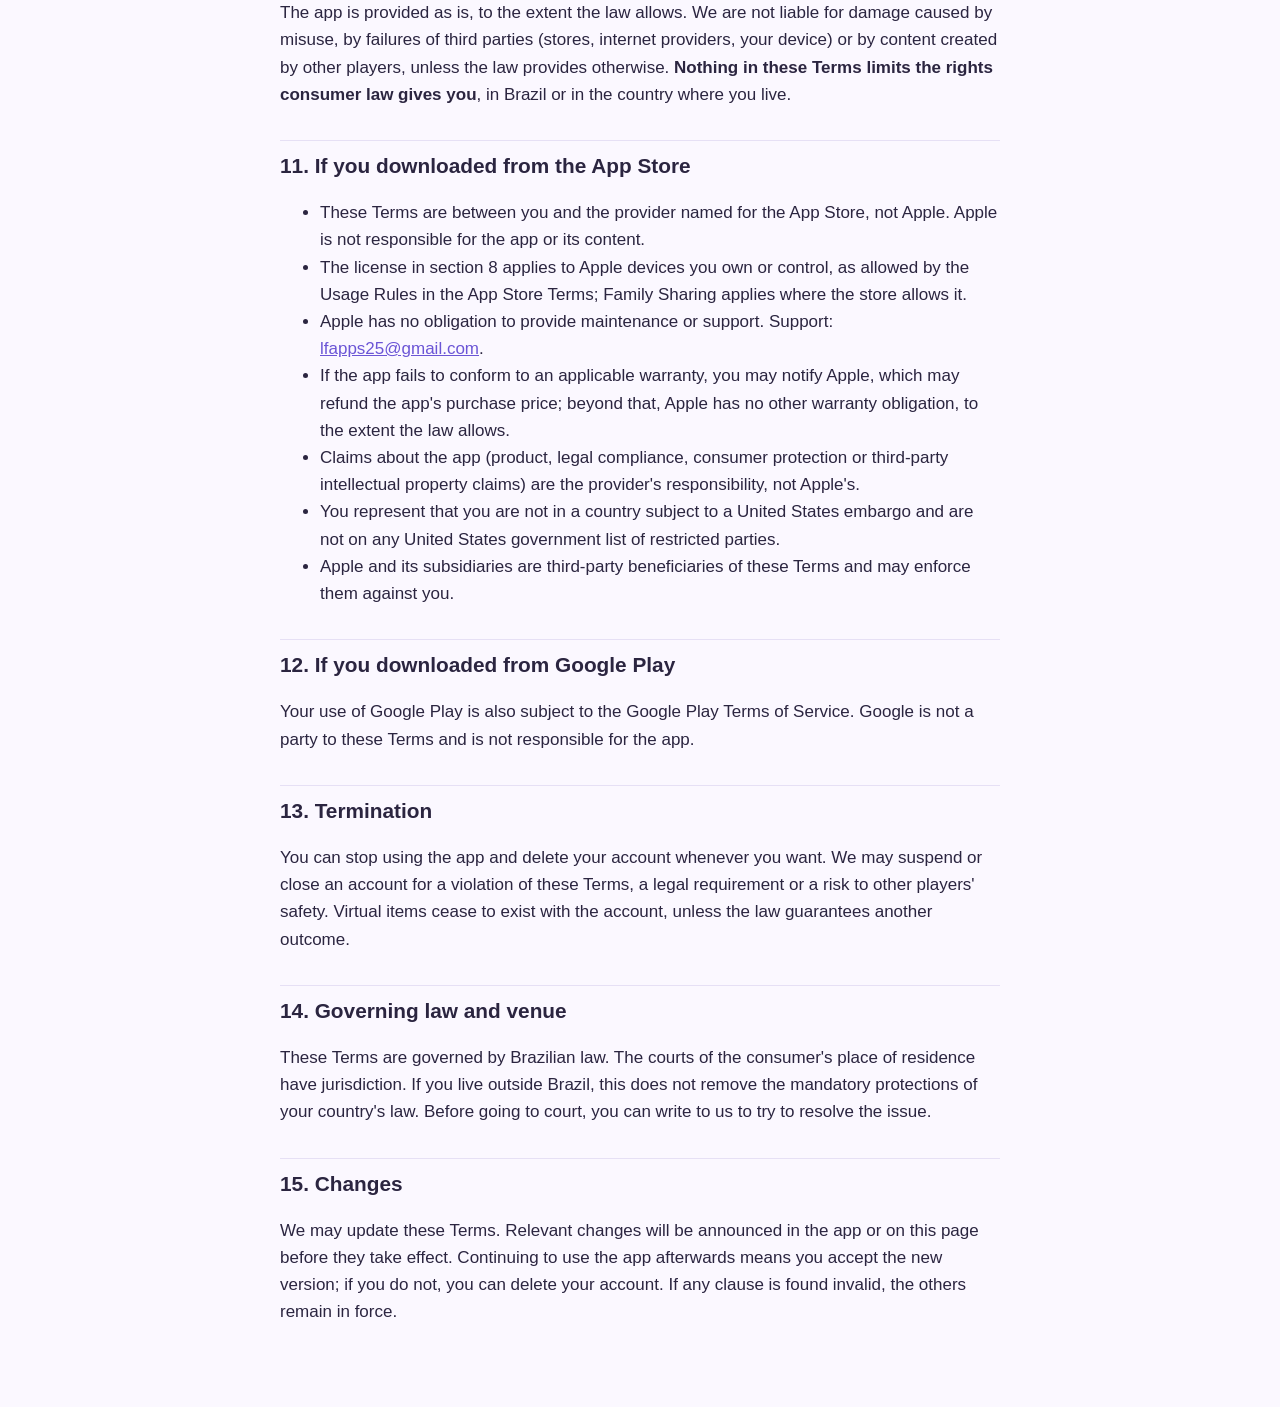
<file: bytu/en/terms/index.html>
<!doctype html>
<html lang="en">
  <head>
    <meta charset="utf-8" />
    <meta name="viewport" content="width=device-width, initial-scale=1" />
    <title>Bytu Terms of Use</title>
    <link rel="stylesheet" href="../../style.css" />
  </head>
  <body>
    <main>
      <h1>Bytu Terms of Use</h1>
      <p class="meta">Effective November 19, 2026 · version 2026-11-19</p>
      <p class="lang">
        <a href="../../pt/termos/">Português</a> ·
        <a href="../privacy/">Privacy Policy</a> ·
        <a href="../support/">Help and contact</a>
      </p>

      <h2 id="acceptance">1. Acceptance and who provides the app</h2>
      <p>
        These Terms govern your use of the <strong>Bytu</strong> app. By
        checking the acceptance box at sign-up, you agree to them and to the
        <a href="../privacy/">Privacy Policy</a>. If you do not agree, do not
        use the app. If the Portuguese and English versions differ, the
        Portuguese version prevails, except where the law of your country
        requires otherwise.
      </p>
      <p>
        Bytu is provided under the <strong>LFApps</strong> brand by Fernando
        Henrique Fernandes da Silva (on the App Store; Rua Ana Cristina Cesar,
        155, bloco 3, apto. 505, Rio de Janeiro/RJ, CEP 22763-145, Brazil) and
        by Luiz Arthur Viana Miguel (on Google Play; R. Almenara, 35A, Campo
        Grande, Rio de Janeiro/RJ, CEP 23087-440, Brazil). Your provider is the
        one who distributes the app on the store you downloaded it from.
        Contact: <a href="mailto:lfapps25@gmail.com">lfapps25@gmail.com</a>.
      </p>

      <h2 id="age">2. Age</h2>
      <ul>
        <li>
          Bytu is for people aged <strong>13 or older</strong>. Below that,
          sign-up is blocked.
        </li>
        <li>
          In EU and EEA countries where the age of digital consent is 16,
          sign-up is accepted only from 16.
        </li>
        <li>
          From 13 to 17, the app runs in <strong>minor mode</strong>: friends
          locked until the unlock age, location off until you turn it on,
          limited notifications and none at night, and a break reminder. If you
          are a minor, use the app with the knowledge of your parents or
          guardians, who are also responsible for any purchases you make.
        </li>
        <li>
          Age comes from the date of birth you enter and, when the store
          provides it, from the store's age range; the stricter reading applies.
          The date of birth cannot be changed later. Entering a false age
          violates these Terms and may lead to the account being closed.
        </li>
      </ul>

      <h2 id="account">3. Account</h2>
      <ul>
        <li>
          The account is personal and non-transferable, created by signing in
          with Apple or Google. You are responsible for access to your device
          and to your account with the provider.
        </li>
        <li>
          Your nickname is chosen once and cannot be changed. Do not use a
          nickname that is offensive, impersonates someone or exposes personal
          data; we may refuse or change it.
        </li>
        <li>
          You can sign out or delete your account at any time in
          <em>Settings</em>. Deletion erases your progress and cannot be undone.
        </li>
      </ul>

      <h2 id="game">4. The game</h2>
      <p>
        In Bytu you look after a virtual character who is born, grows up, works,
        starts a family, grows old and retires. The game depends on care: if the
        character goes too long without attention, it may get sick or run away
        from home. <strong>It is all fiction</strong>: illnesses, medicines,
        careers and events in the game are not health, veterinary, professional
        or financial advice. The app needs an internet connection; without one,
        actions are not completed.
      </p>

      <h2 id="ai">5. Conversations with artificial intelligence</h2>
      <ul>
        <li>
          Your Bytu's lines in conversations are generated by AI and labeled as
          such. They may be inaccurate, repetitive or odd, and do not express
          anyone's opinion.
        </li>
        <li>
          Do not use conversations to seek medical, legal, psychological or
          emergency advice. In a risky situation, seek professional help or an
          emergency service. If moderation detects a risk of self-harm, the app
          shows help contacts for your country.
        </li>
        <li>
          Do not share personal data about yourself or others (address, phone
          number, documents). The text of your speech is kept for up to 30 days,
          as the Privacy Policy explains.
        </li>
        <li>
          All speech goes through automated moderation. Trying to make the AI
          produce illegal, sexual, violent, discriminatory or dangerous content
          is prohibited and may lead to suspension.
        </li>
        <li>
          There are limits on conversation length and on the number of
          conversations per day.
        </li>
      </ul>

      <h2 id="conduct">6. Friends and conduct</h2>
      <p>
        When you use friends, your nickname and your Bytu's family tree are
        visible to the people you accept. It is prohibited to: harass, threaten,
        discriminate against or deceive other players; seek contact with minors
        for any improper purpose; use offensive nicknames or character names;
        exploit bugs, automate the game, bypass limits or get around age
        verification; resell accounts or items; or use the app for any unlawful
        purpose. You can block and report players. We may remove content, limit
        features, or suspend or close accounts that violate these Terms, in
        proportion to the violation. If you disagree with a measure, write to
        the contact email.
      </p>

      <h2 id="purchases">7. Purchases and subscription</h2>
      <ul>
        <li>
          <strong>Virtual items and coins:</strong> packs, themes and the Career
          wardrobe are licenses to use content inside the game, with no cash
          value, non-transferable and not exchangeable for money. Each product
          gives fixed items shown before purchase; there are no paid random
          draws or loot boxes.
        </li>
        <li>
          <strong>Payment:</strong> is made through Apple or Google at the price
          shown in the store, including any taxes the store applies. Purchased
          items arrive after the store confirms the purchase.
        </li>
        <li>
          <strong>Monthly subscription (Club):</strong> gives longer
          conversations, shorter waits between conversations, bonus items in the
          daily reward and use of career accessories while it is active. It
          <strong>renews automatically</strong> every month at the same price
          until cancelled. Your store account is charged at confirmation and at
          each renewal, within 24 hours before the end of the period. Cancel in
          the App Store or Google Play subscription settings at least 24 hours
          before renewal; access continues until the end of the paid period.
          Deleting the app or the account does not cancel the subscription.
        </li>
        <li>
          <strong>Restore purchases:</strong> in the <em>General Store</em>, to
          recover the subscription and permanent items on the same store
          account.
        </li>
        <li>
          <strong>Refunds and withdrawal:</strong> refund requests are made to
          Apple or Google under their rules. This does not limit the rights
          consumer law gives you, such as the right of withdrawal under Brazil's
          Consumer Protection Code or your local law; contact us if you need
          help.
        </li>
        <li>
          <strong>Changes:</strong> we may change prices, benefits and items.
          Subscription price changes follow the store's rules, which notify you
          in advance. If a purchase does not arrive, contact us and we will fix
          it.
        </li>
      </ul>

      <h2 id="ip">8. Intellectual property</h2>
      <p>
        The app, characters, art, texts, sounds and the Bytu brand belong to the
        providers or their licensors. We grant you a personal, limited,
        revocable, non-exclusive and non-transferable license to use the app for
        personal, non-commercial purposes. You may share your Bytu's card on
        social media. Weather data: Based on data from MET Norway (CC BY 4.0).
      </p>

      <h2 id="availability">9. Availability and service changes</h2>
      <p>
        We work to keep Bytu running, but it may have outages, bugs or
        maintenance. We may change, add or remove features and rebalance the
        game (for example, values, timers and prices of virtual items). If we
        decide to shut the service down, we will give reasonable notice in the
        app.
      </p>

      <h2 id="liability">10. Liability</h2>
      <p>
        The app is provided as is, to the extent the law allows. We are not
        liable for damage caused by misuse, by failures of third parties
        (stores, internet providers, your device) or by content created by other
        players, unless the law provides otherwise.
        <strong
          >Nothing in these Terms limits the rights consumer law gives
          you</strong
        >, in Brazil or in the country where you live.
      </p>

      <h2 id="apple">11. If you downloaded from the App Store</h2>
      <ul>
        <li>
          These Terms are between you and the provider named for the App Store,
          not Apple. Apple is not responsible for the app or its content.
        </li>
        <li>
          The license in section 8 applies to Apple devices you own or control,
          as allowed by the Usage Rules in the App Store Terms; Family Sharing
          applies where the store allows it.
        </li>
        <li>
          Apple has no obligation to provide maintenance or support. Support:
          <a href="mailto:lfapps25@gmail.com">lfapps25@gmail.com</a>.
        </li>
        <li>
          If the app fails to conform to an applicable warranty, you may notify
          Apple, which may refund the app's purchase price; beyond that, Apple
          has no other warranty obligation, to the extent the law allows.
        </li>
        <li>
          Claims about the app (product, legal compliance, consumer protection
          or third-party intellectual property claims) are the provider's
          responsibility, not Apple's.
        </li>
        <li>
          You represent that you are not in a country subject to a United States
          embargo and are not on any United States government list of restricted
          parties.
        </li>
        <li>
          Apple and its subsidiaries are third-party beneficiaries of these
          Terms and may enforce them against you.
        </li>
      </ul>

      <h2 id="google">12. If you downloaded from Google Play</h2>
      <p>
        Your use of Google Play is also subject to the Google Play Terms of
        Service. Google is not a party to these Terms and is not responsible for
        the app.
      </p>

      <h2 id="termination">13. Termination</h2>
      <p>
        You can stop using the app and delete your account whenever you want. We
        may suspend or close an account for a violation of these Terms, a legal
        requirement or a risk to other players' safety. Virtual items cease to
        exist with the account, unless the law guarantees another outcome.
      </p>

      <h2 id="law">14. Governing law and venue</h2>
      <p>
        These Terms are governed by Brazilian law. The courts of the consumer's
        place of residence have jurisdiction. If you live outside Brazil, this
        does not remove the mandatory protections of your country's law. Before
        going to court, you can write to us to try to resolve the issue.
      </p>

      <h2 id="changes">15. Changes</h2>
      <p>
        We may update these Terms. Relevant changes will be announced in the app
        or on this page before they take effect. Continuing to use the app
        afterwards means you accept the new version; if you do not, you can
        delete your account. If any clause is found invalid, the others remain
        in force.
      </p>
    </main>
  </body>
</html>
</file>
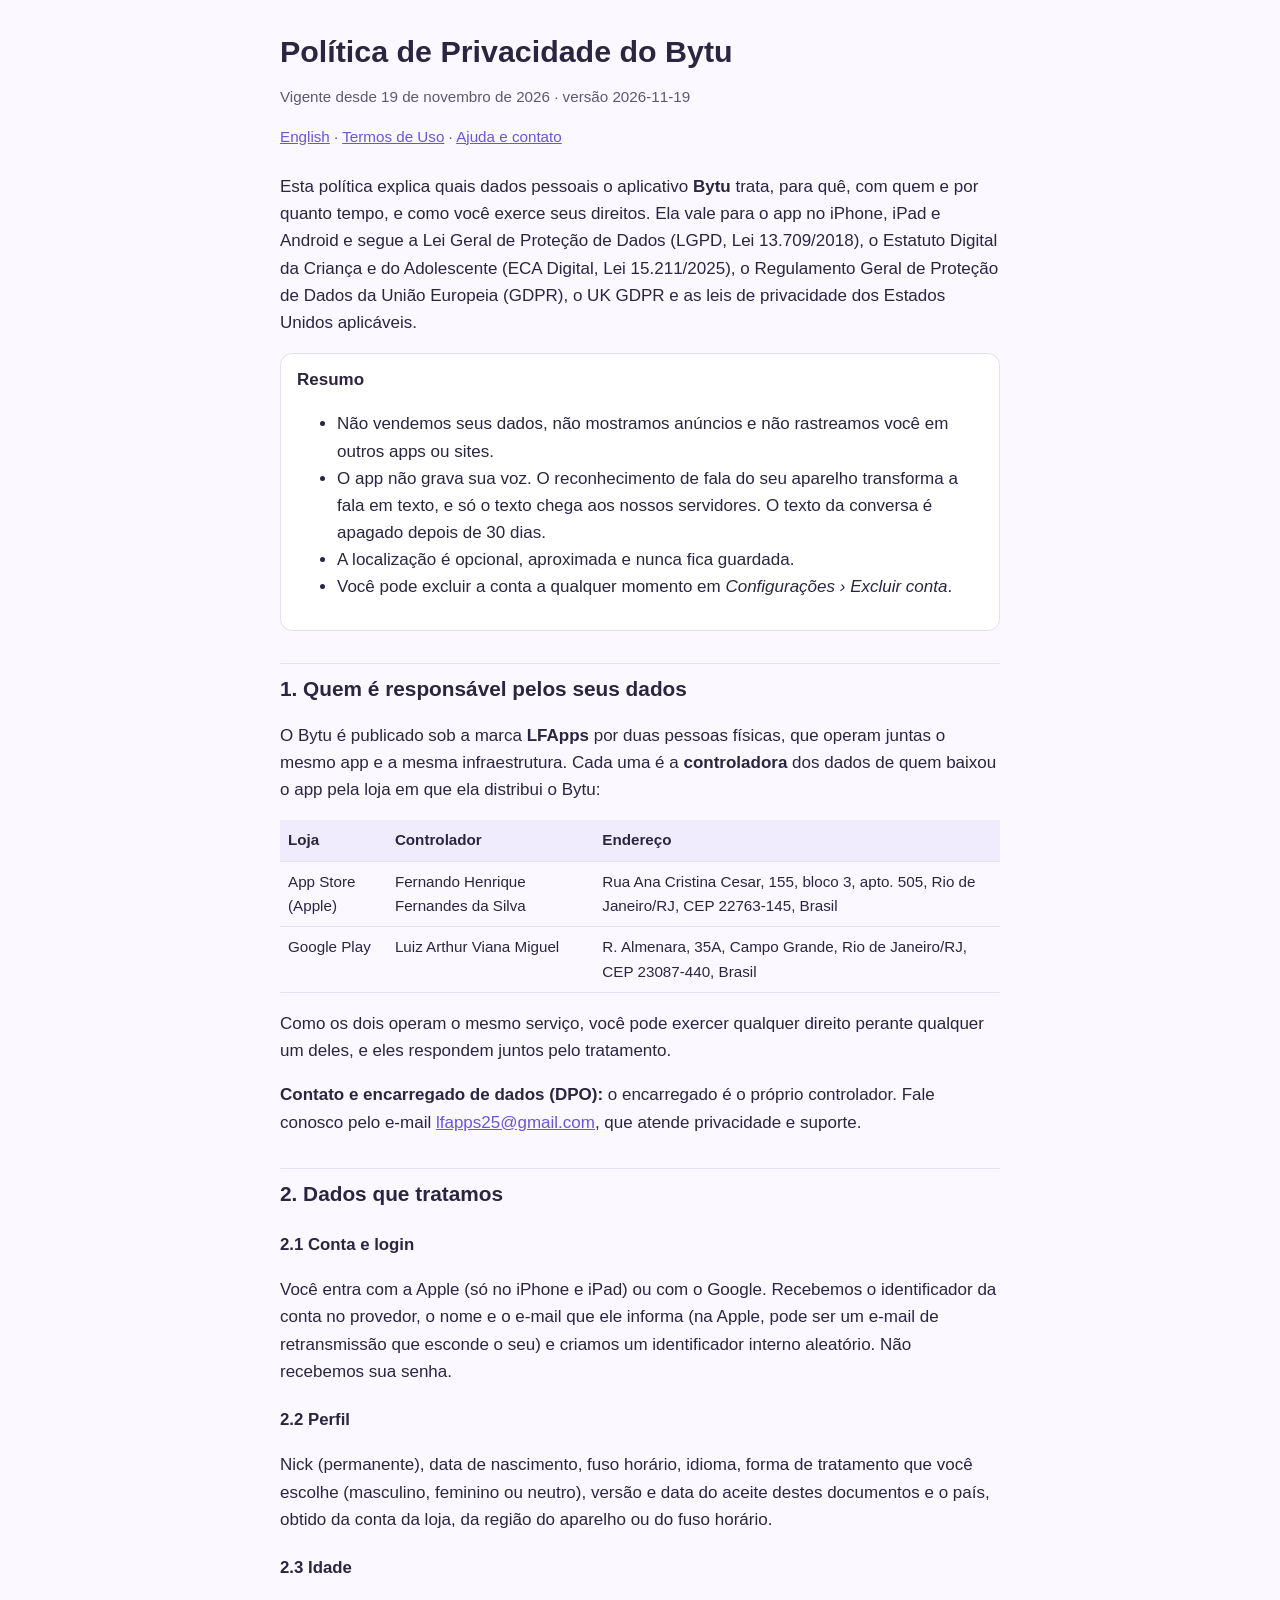
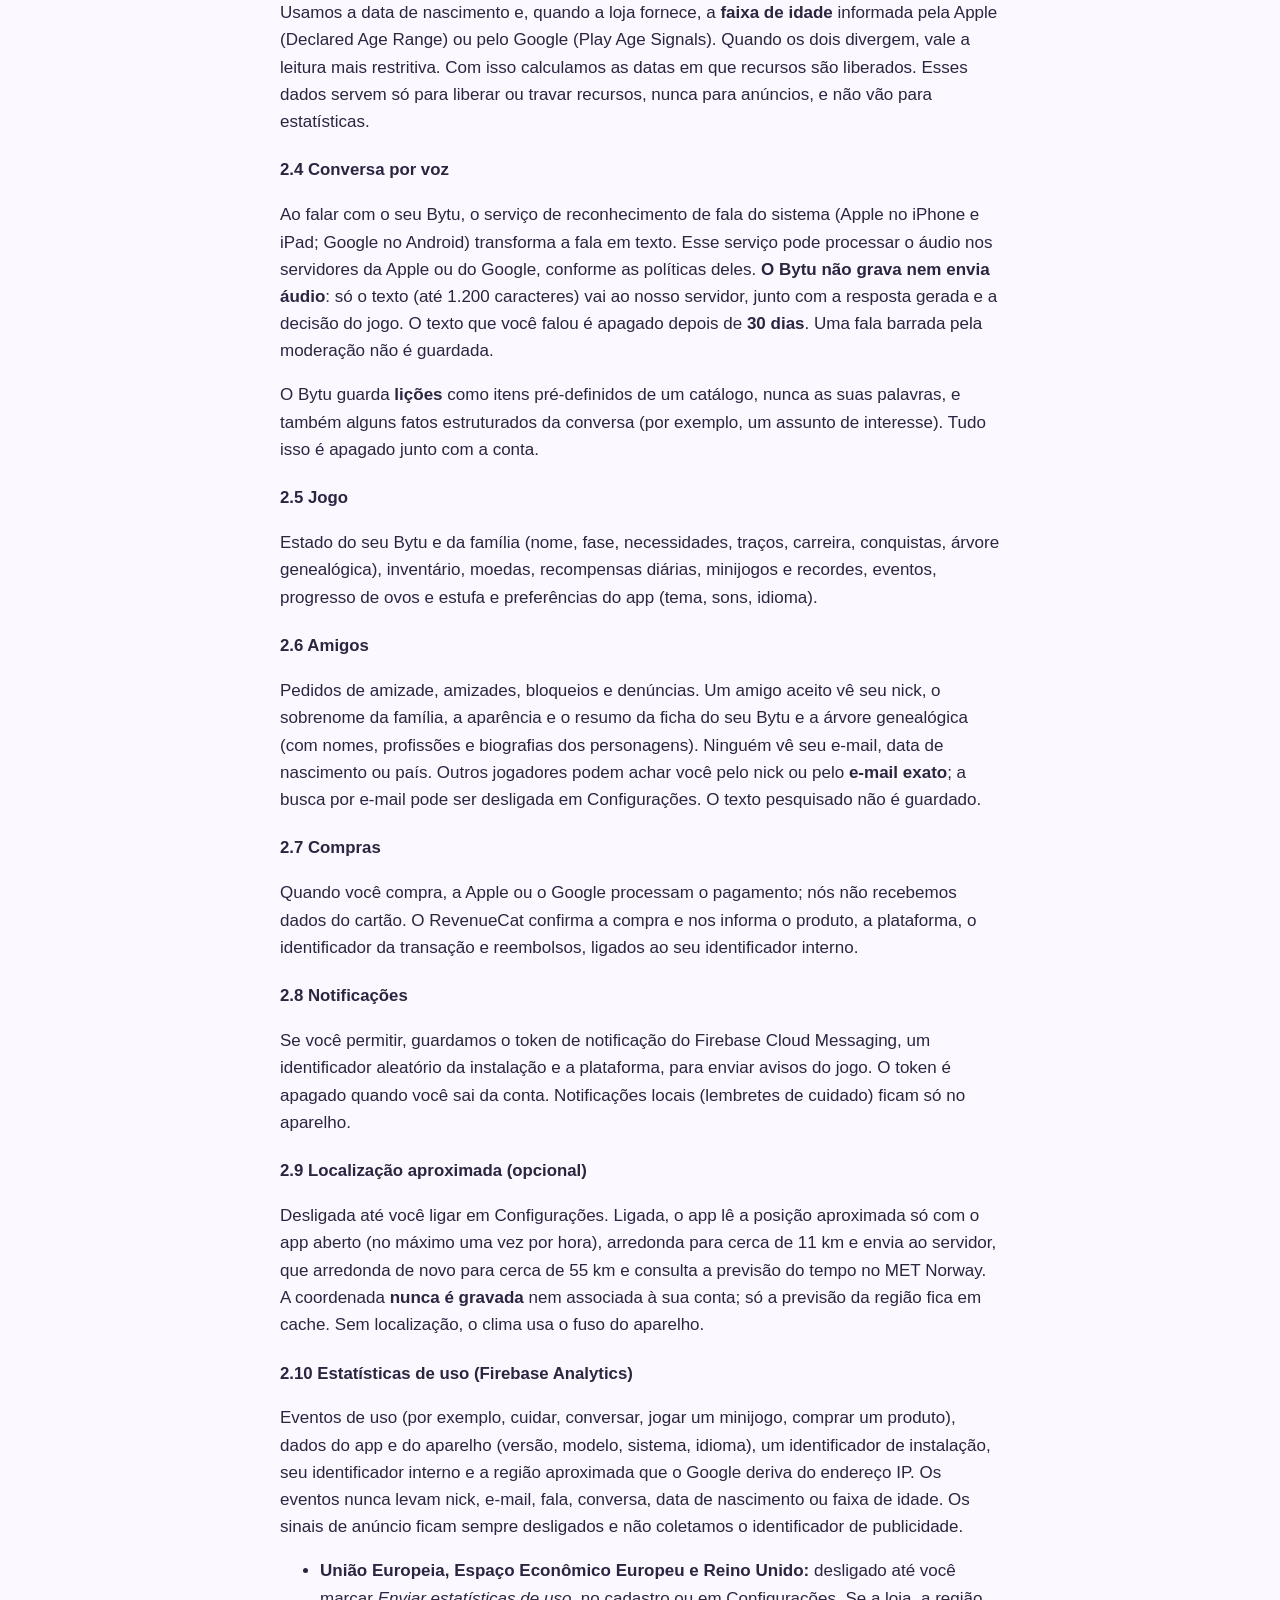
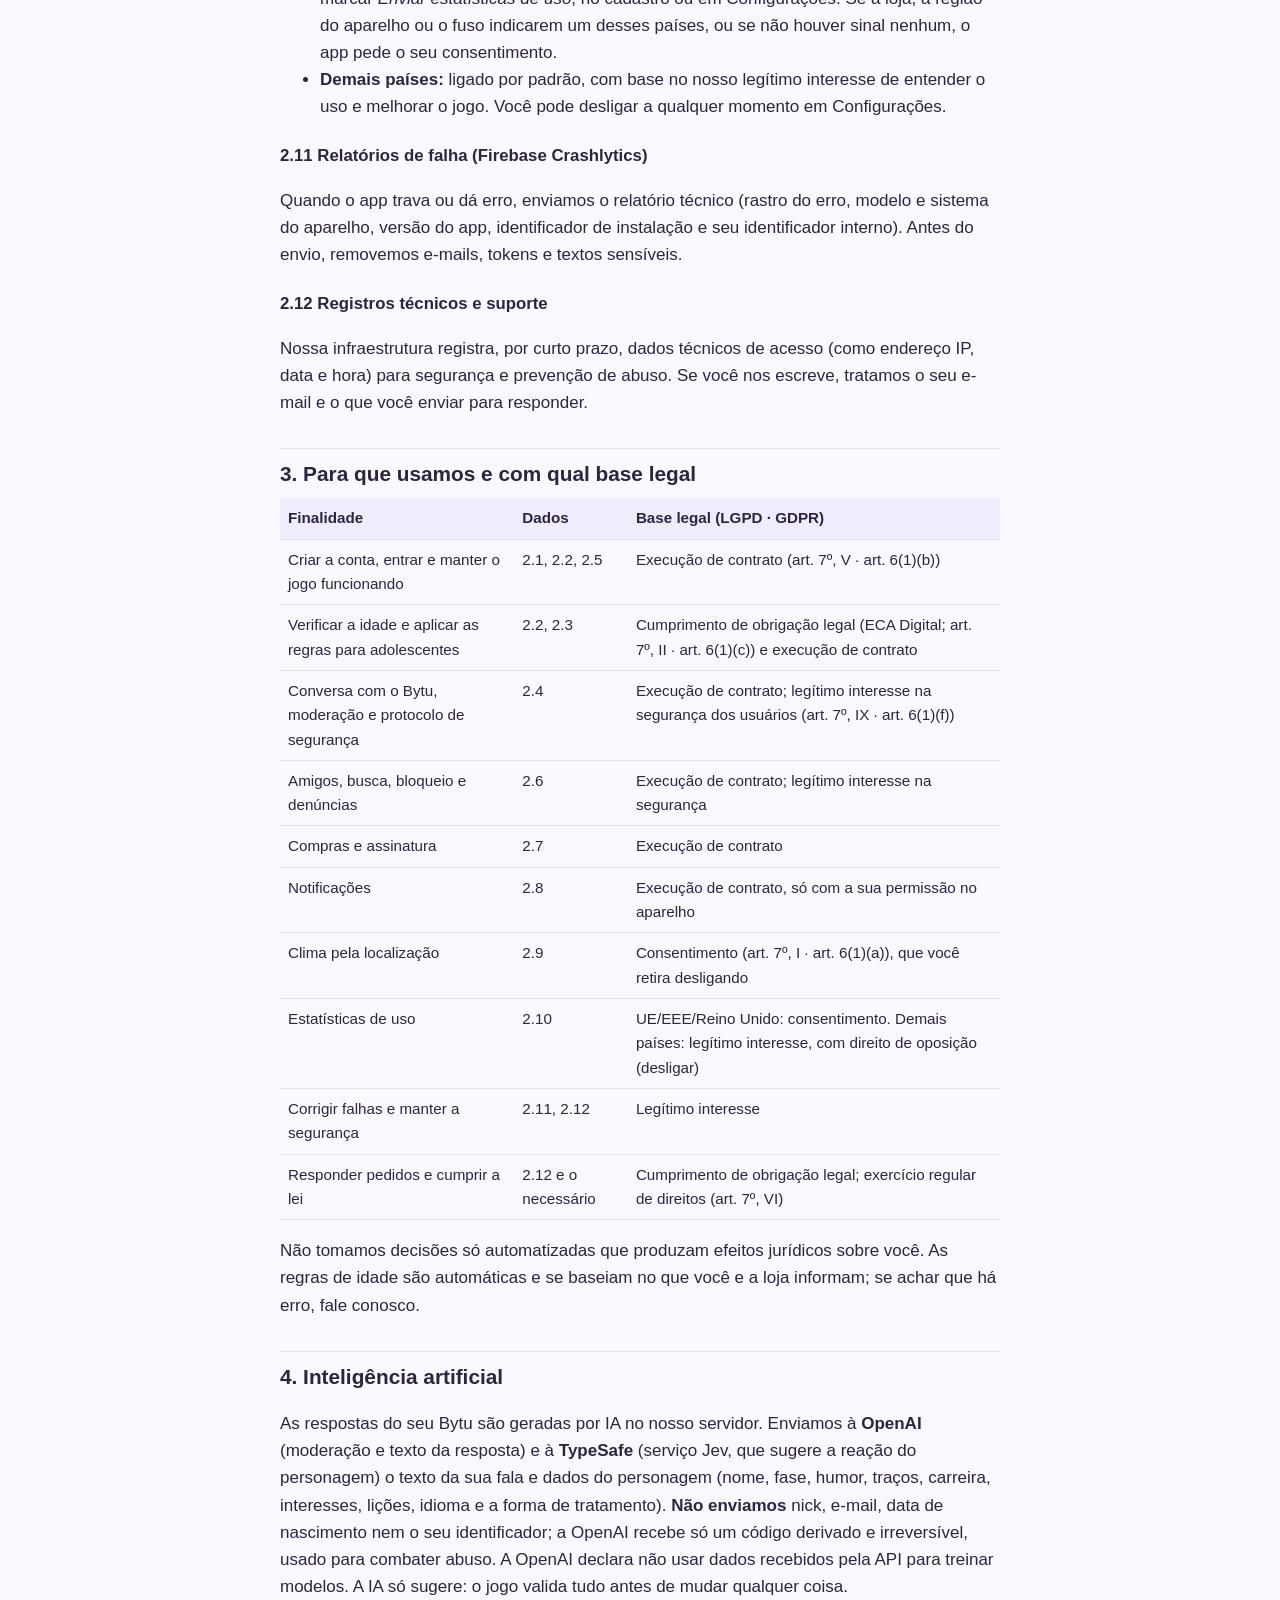
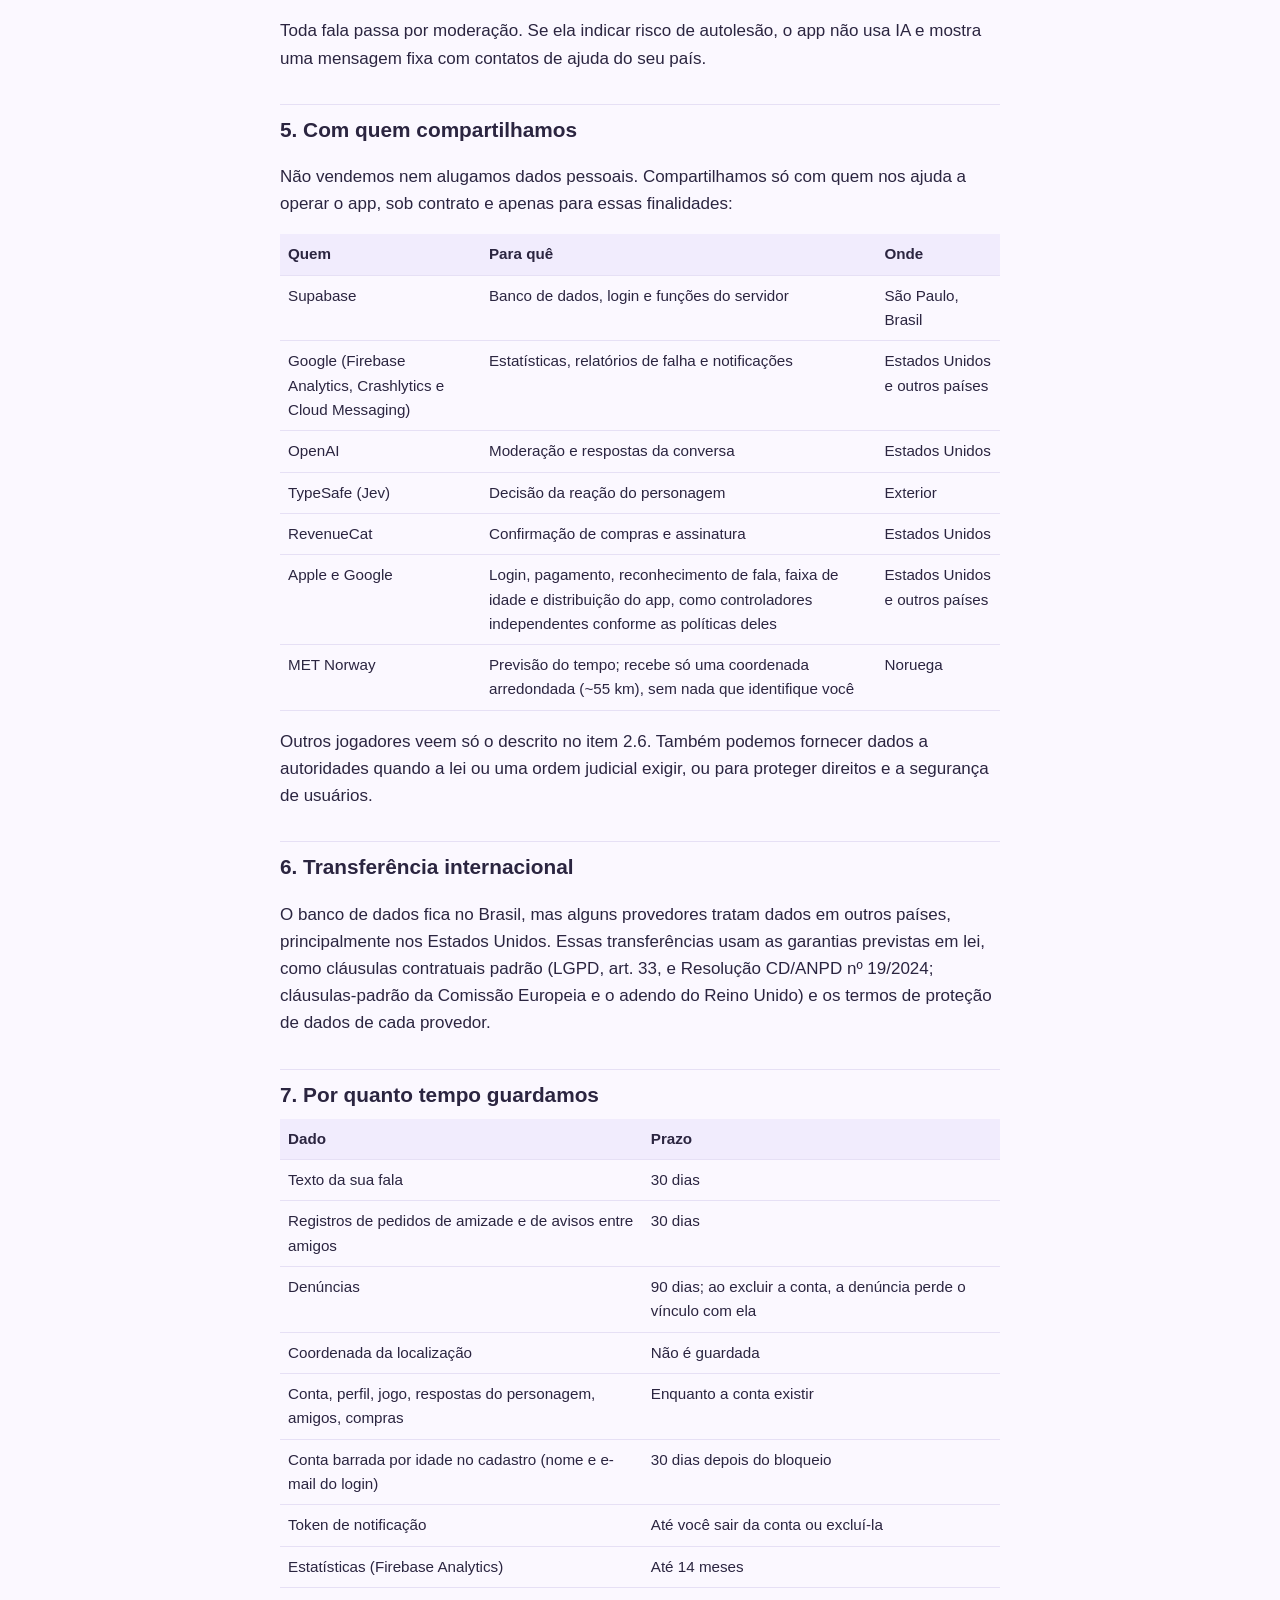
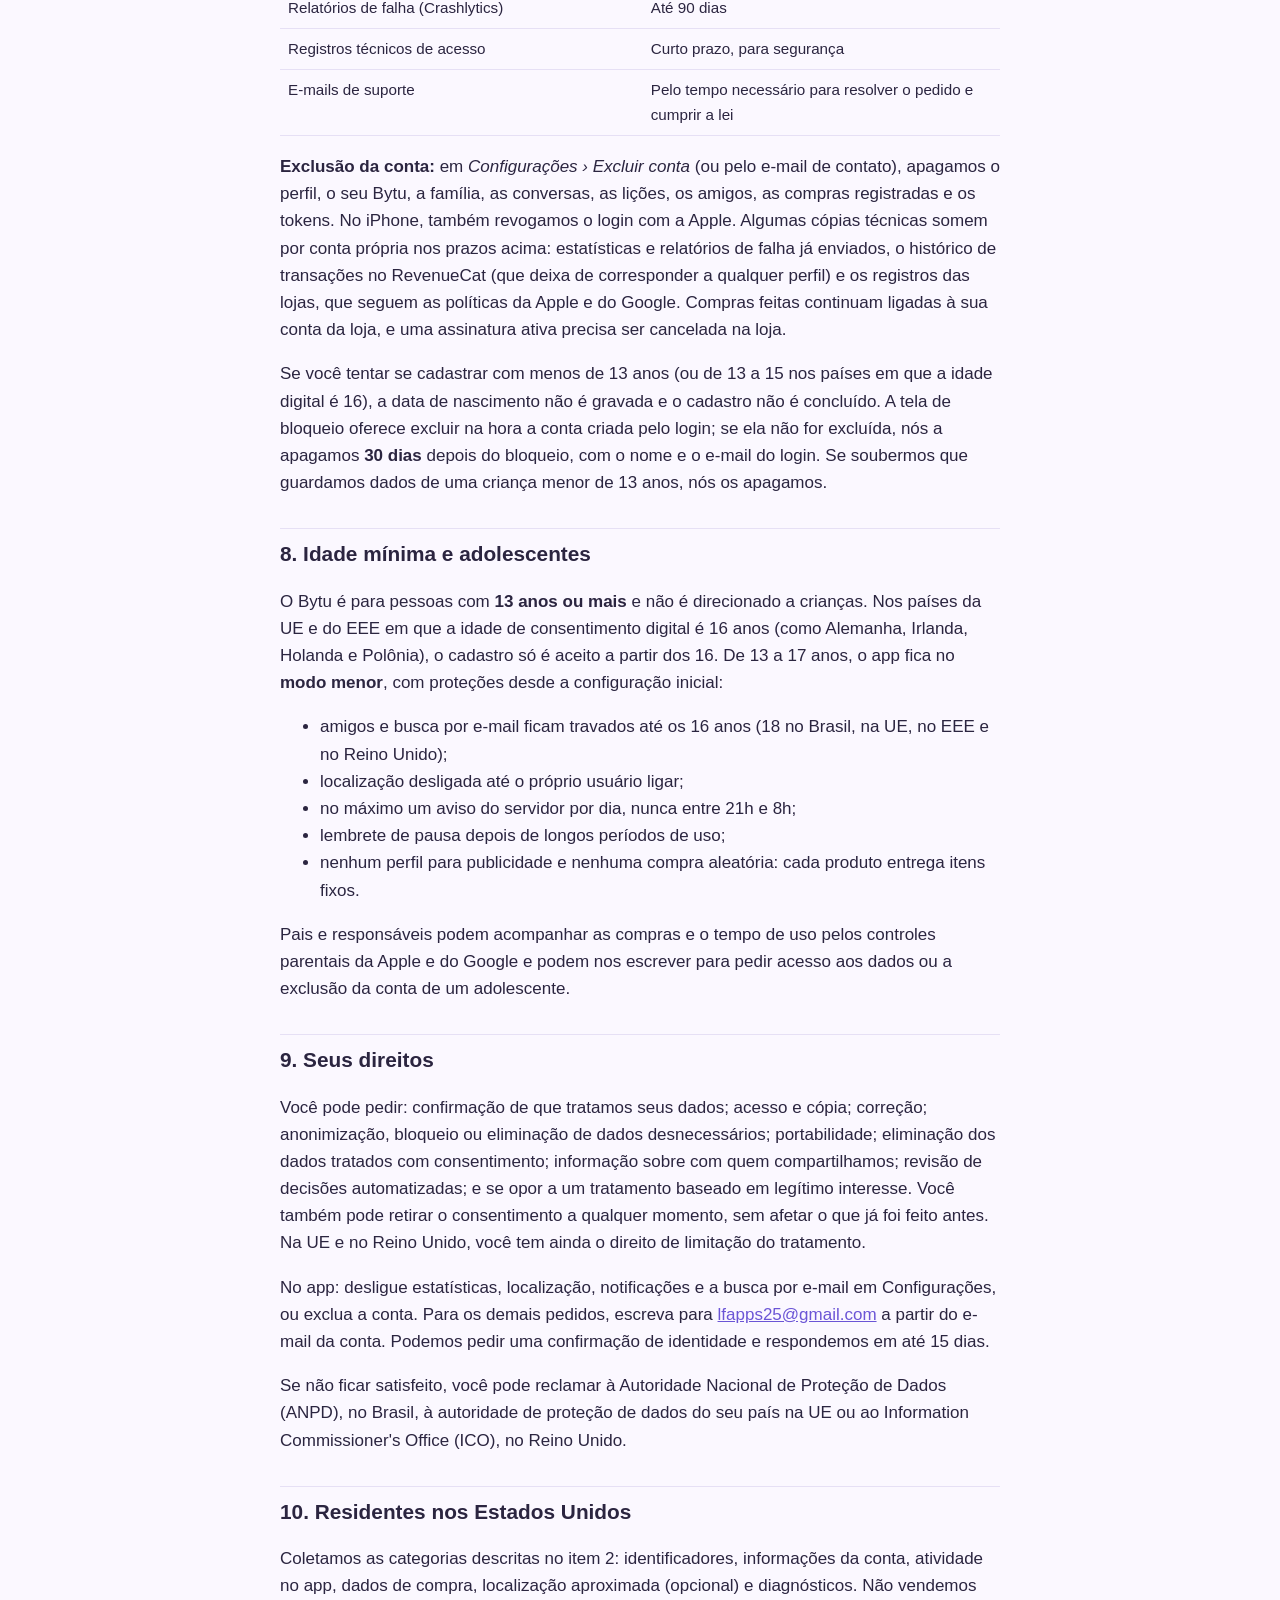
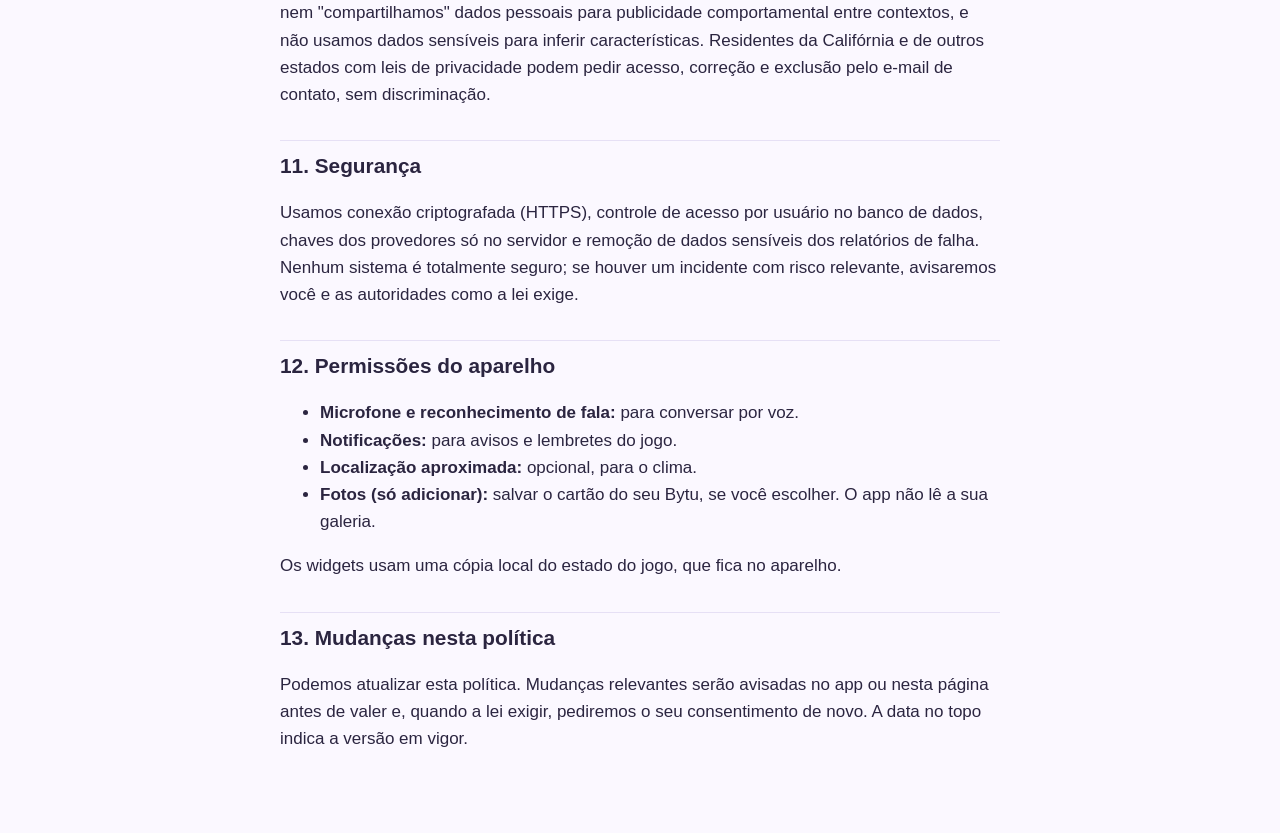
<file: bytu/pt/privacidade/index.html>
<!doctype html>
<html lang="pt-BR">
  <head>
    <meta charset="utf-8" />
    <meta name="viewport" content="width=device-width, initial-scale=1" />
    <title>Política de Privacidade do Bytu</title>
    <link rel="stylesheet" href="../../style.css" />
  </head>
  <body>
    <main>
      <h1>Política de Privacidade do Bytu</h1>
      <p class="meta">
        Vigente desde 19 de novembro de 2026 · versão 2026-11-19
      </p>
      <p class="lang">
        <a href="../../en/privacy/">English</a> ·
        <a href="../termos/">Termos de Uso</a> ·
        <a href="../suporte/">Ajuda e contato</a>
      </p>

      <p>
        Esta política explica quais dados pessoais o aplicativo
        <strong>Bytu</strong> trata, para quê, com quem e por quanto tempo, e
        como você exerce seus direitos. Ela vale para o app no iPhone, iPad e
        Android e segue a Lei Geral de Proteção de Dados (LGPD, Lei
        13.709/2018), o Estatuto Digital da Criança e do Adolescente (ECA
        Digital, Lei 15.211/2025), o Regulamento Geral de Proteção de Dados da
        União Europeia (GDPR), o UK GDPR e as leis de privacidade dos Estados
        Unidos aplicáveis.
      </p>

      <div class="box">
        <strong>Resumo</strong>
        <ul>
          <li>
            Não vendemos seus dados, não mostramos anúncios e não rastreamos
            você em outros apps ou sites.
          </li>
          <li>
            O app não grava sua voz. O reconhecimento de fala do seu aparelho
            transforma a fala em texto, e só o texto chega aos nossos
            servidores. O texto da conversa é apagado depois de 30 dias.
          </li>
          <li>A localização é opcional, aproximada e nunca fica guardada.</li>
          <li>
            Você pode excluir a conta a qualquer momento em
            <em>Configurações › Excluir conta</em>.
          </li>
        </ul>
      </div>

      <h2 id="controladores">1. Quem é responsável pelos seus dados</h2>
      <p>
        O Bytu é publicado sob a marca <strong>LFApps</strong> por duas pessoas
        físicas, que operam juntas o mesmo app e a mesma infraestrutura. Cada
        uma é a <strong>controladora</strong> dos dados de quem baixou o app
        pela loja em que ela distribui o Bytu:
      </p>
      <table>
        <thead>
          <tr>
            <th>Loja</th>
            <th>Controlador</th>
            <th>Endereço</th>
          </tr>
        </thead>
        <tbody>
          <tr>
            <td>App Store (Apple)</td>
            <td>Fernando Henrique Fernandes da Silva</td>
            <td>
              Rua Ana Cristina Cesar, 155, bloco 3, apto. 505, Rio de
              Janeiro/RJ, CEP 22763-145, Brasil
            </td>
          </tr>
          <tr>
            <td>Google Play</td>
            <td>Luiz Arthur Viana Miguel</td>
            <td>
              R. Almenara, 35A, Campo Grande, Rio de Janeiro/RJ, CEP 23087-440,
              Brasil
            </td>
          </tr>
        </tbody>
      </table>
      <p>
        Como os dois operam o mesmo serviço, você pode exercer qualquer direito
        perante qualquer um deles, e eles respondem juntos pelo tratamento.
      </p>
      <p>
        <strong>Contato e encarregado de dados (DPO):</strong> o encarregado é o
        próprio controlador. Fale conosco pelo e-mail
        <a href="mailto:lfapps25@gmail.com">lfapps25@gmail.com</a>, que atende
        privacidade e suporte.
      </p>

      <h2 id="dados">2. Dados que tratamos</h2>
      <h3>2.1 Conta e login</h3>
      <p>
        Você entra com a Apple (só no iPhone e iPad) ou com o Google. Recebemos
        o identificador da conta no provedor, o nome e o e-mail que ele informa
        (na Apple, pode ser um e-mail de retransmissão que esconde o seu) e
        criamos um identificador interno aleatório. Não recebemos sua senha.
      </p>
      <h3>2.2 Perfil</h3>
      <p>
        Nick (permanente), data de nascimento, fuso horário, idioma, forma de
        tratamento que você escolhe (masculino, feminino ou neutro), versão e
        data do aceite destes documentos e o país, obtido da conta da loja, da
        região do aparelho ou do fuso horário.
      </p>
      <h3>2.3 Idade</h3>
      <p>
        Usamos a data de nascimento e, quando a loja fornece, a
        <strong>faixa de idade</strong> informada pela Apple (Declared Age
        Range) ou pelo Google (Play Age Signals). Quando os dois divergem, vale
        a leitura mais restritiva. Com isso calculamos as datas em que recursos
        são liberados. Esses dados servem só para liberar ou travar recursos,
        nunca para anúncios, e não vão para estatísticas.
      </p>
      <h3>2.4 Conversa por voz</h3>
      <p>
        Ao falar com o seu Bytu, o serviço de reconhecimento de fala do sistema
        (Apple no iPhone e iPad; Google no Android) transforma a fala em texto.
        Esse serviço pode processar o áudio nos servidores da Apple ou do
        Google, conforme as políticas deles.
        <strong>O Bytu não grava nem envia áudio</strong>: só o texto (até 1.200
        caracteres) vai ao nosso servidor, junto com a resposta gerada e a
        decisão do jogo. O texto que você falou é apagado depois de
        <strong>30 dias</strong>. Uma fala barrada pela moderação não é
        guardada.
      </p>
      <p>
        O Bytu guarda <strong>lições</strong> como itens pré-definidos de um
        catálogo, nunca as suas palavras, e também alguns fatos estruturados da
        conversa (por exemplo, um assunto de interesse). Tudo isso é apagado
        junto com a conta.
      </p>
      <h3>2.5 Jogo</h3>
      <p>
        Estado do seu Bytu e da família (nome, fase, necessidades, traços,
        carreira, conquistas, árvore genealógica), inventário, moedas,
        recompensas diárias, minijogos e recordes, eventos, progresso de ovos e
        estufa e preferências do app (tema, sons, idioma).
      </p>
      <h3>2.6 Amigos</h3>
      <p>
        Pedidos de amizade, amizades, bloqueios e denúncias. Um amigo aceito vê
        seu nick, o sobrenome da família, a aparência e o resumo da ficha do seu
        Bytu e a árvore genealógica (com nomes, profissões e biografias dos
        personagens). Ninguém vê seu e-mail, data de nascimento ou país. Outros
        jogadores podem achar você pelo nick ou pelo
        <strong>e-mail exato</strong>; a busca por e-mail pode ser desligada em
        Configurações. O texto pesquisado não é guardado.
      </p>
      <h3>2.7 Compras</h3>
      <p>
        Quando você compra, a Apple ou o Google processam o pagamento; nós não
        recebemos dados do cartão. O RevenueCat confirma a compra e nos informa
        o produto, a plataforma, o identificador da transação e reembolsos,
        ligados ao seu identificador interno.
      </p>
      <h3>2.8 Notificações</h3>
      <p>
        Se você permitir, guardamos o token de notificação do Firebase Cloud
        Messaging, um identificador aleatório da instalação e a plataforma, para
        enviar avisos do jogo. O token é apagado quando você sai da conta.
        Notificações locais (lembretes de cuidado) ficam só no aparelho.
      </p>
      <h3>2.9 Localização aproximada (opcional)</h3>
      <p>
        Desligada até você ligar em Configurações. Ligada, o app lê a posição
        aproximada só com o app aberto (no máximo uma vez por hora), arredonda
        para cerca de 11 km e envia ao servidor, que arredonda de novo para
        cerca de 55 km e consulta a previsão do tempo no MET Norway. A
        coordenada <strong>nunca é gravada</strong> nem associada à sua conta;
        só a previsão da região fica em cache. Sem localização, o clima usa o
        fuso do aparelho.
      </p>
      <h3>2.10 Estatísticas de uso (Firebase Analytics)</h3>
      <p>
        Eventos de uso (por exemplo, cuidar, conversar, jogar um minijogo,
        comprar um produto), dados do app e do aparelho (versão, modelo,
        sistema, idioma), um identificador de instalação, seu identificador
        interno e a região aproximada que o Google deriva do endereço IP. Os
        eventos nunca levam nick, e-mail, fala, conversa, data de nascimento ou
        faixa de idade. Os sinais de anúncio ficam sempre desligados e não
        coletamos o identificador de publicidade.
      </p>
      <ul>
        <li>
          <strong
            >União Europeia, Espaço Econômico Europeu e Reino Unido:</strong
          >
          desligado até você marcar <em>Enviar estatísticas de uso</em>, no
          cadastro ou em Configurações. Se a loja, a região do aparelho ou o
          fuso indicarem um desses países, ou se não houver sinal nenhum, o app
          pede o seu consentimento.
        </li>
        <li>
          <strong>Demais países:</strong> ligado por padrão, com base no nosso
          legítimo interesse de entender o uso e melhorar o jogo. Você pode
          desligar a qualquer momento em Configurações.
        </li>
      </ul>
      <h3>2.11 Relatórios de falha (Firebase Crashlytics)</h3>
      <p>
        Quando o app trava ou dá erro, enviamos o relatório técnico (rastro do
        erro, modelo e sistema do aparelho, versão do app, identificador de
        instalação e seu identificador interno). Antes do envio, removemos
        e-mails, tokens e textos sensíveis.
      </p>
      <h3>2.12 Registros técnicos e suporte</h3>
      <p>
        Nossa infraestrutura registra, por curto prazo, dados técnicos de acesso
        (como endereço IP, data e hora) para segurança e prevenção de abuso. Se
        você nos escreve, tratamos o seu e-mail e o que você enviar para
        responder.
      </p>

      <h2 id="finalidades">3. Para que usamos e com qual base legal</h2>
      <table>
        <thead>
          <tr>
            <th>Finalidade</th>
            <th>Dados</th>
            <th>Base legal (LGPD · GDPR)</th>
          </tr>
        </thead>
        <tbody>
          <tr>
            <td>Criar a conta, entrar e manter o jogo funcionando</td>
            <td>2.1, 2.2, 2.5</td>
            <td>Execução de contrato (art. 7º, V · art. 6(1)(b))</td>
          </tr>
          <tr>
            <td>Verificar a idade e aplicar as regras para adolescentes</td>
            <td>2.2, 2.3</td>
            <td>
              Cumprimento de obrigação legal (ECA Digital; art. 7º, II · art.
              6(1)(c)) e execução de contrato
            </td>
          </tr>
          <tr>
            <td>Conversa com o Bytu, moderação e protocolo de segurança</td>
            <td>2.4</td>
            <td>
              Execução de contrato; legítimo interesse na segurança dos usuários
              (art. 7º, IX · art. 6(1)(f))
            </td>
          </tr>
          <tr>
            <td>Amigos, busca, bloqueio e denúncias</td>
            <td>2.6</td>
            <td>Execução de contrato; legítimo interesse na segurança</td>
          </tr>
          <tr>
            <td>Compras e assinatura</td>
            <td>2.7</td>
            <td>Execução de contrato</td>
          </tr>
          <tr>
            <td>Notificações</td>
            <td>2.8</td>
            <td>Execução de contrato, só com a sua permissão no aparelho</td>
          </tr>
          <tr>
            <td>Clima pela localização</td>
            <td>2.9</td>
            <td>
              Consentimento (art. 7º, I · art. 6(1)(a)), que você retira
              desligando
            </td>
          </tr>
          <tr>
            <td>Estatísticas de uso</td>
            <td>2.10</td>
            <td>
              UE/EEE/Reino Unido: consentimento. Demais países: legítimo
              interesse, com direito de oposição (desligar)
            </td>
          </tr>
          <tr>
            <td>Corrigir falhas e manter a segurança</td>
            <td>2.11, 2.12</td>
            <td>Legítimo interesse</td>
          </tr>
          <tr>
            <td>Responder pedidos e cumprir a lei</td>
            <td>2.12 e o necessário</td>
            <td>
              Cumprimento de obrigação legal; exercício regular de direitos
              (art. 7º, VI)
            </td>
          </tr>
        </tbody>
      </table>
      <p>
        Não tomamos decisões só automatizadas que produzam efeitos jurídicos
        sobre você. As regras de idade são automáticas e se baseiam no que você
        e a loja informam; se achar que há erro, fale conosco.
      </p>

      <h2 id="ia">4. Inteligência artificial</h2>
      <p>
        As respostas do seu Bytu são geradas por IA no nosso servidor. Enviamos
        à <strong>OpenAI</strong> (moderação e texto da resposta) e à
        <strong>TypeSafe</strong> (serviço Jev, que sugere a reação do
        personagem) o texto da sua fala e dados do personagem (nome, fase,
        humor, traços, carreira, interesses, lições, idioma e a forma de
        tratamento). <strong>Não enviamos</strong> nick, e-mail, data de
        nascimento nem o seu identificador; a OpenAI recebe só um código
        derivado e irreversível, usado para combater abuso. A OpenAI declara não
        usar dados recebidos pela API para treinar modelos. A IA só sugere: o
        jogo valida tudo antes de mudar qualquer coisa.
      </p>
      <p>
        Toda fala passa por moderação. Se ela indicar risco de autolesão, o app
        não usa IA e mostra uma mensagem fixa com contatos de ajuda do seu país.
      </p>

      <h2 id="compartilhamento">5. Com quem compartilhamos</h2>
      <p>
        Não vendemos nem alugamos dados pessoais. Compartilhamos só com quem nos
        ajuda a operar o app, sob contrato e apenas para essas finalidades:
      </p>
      <table>
        <thead>
          <tr>
            <th>Quem</th>
            <th>Para quê</th>
            <th>Onde</th>
          </tr>
        </thead>
        <tbody>
          <tr>
            <td>Supabase</td>
            <td>Banco de dados, login e funções do servidor</td>
            <td>São Paulo, Brasil</td>
          </tr>
          <tr>
            <td>Google (Firebase Analytics, Crashlytics e Cloud Messaging)</td>
            <td>Estatísticas, relatórios de falha e notificações</td>
            <td>Estados Unidos e outros países</td>
          </tr>
          <tr>
            <td>OpenAI</td>
            <td>Moderação e respostas da conversa</td>
            <td>Estados Unidos</td>
          </tr>
          <tr>
            <td>TypeSafe (Jev)</td>
            <td>Decisão da reação do personagem</td>
            <td>Exterior</td>
          </tr>
          <tr>
            <td>RevenueCat</td>
            <td>Confirmação de compras e assinatura</td>
            <td>Estados Unidos</td>
          </tr>
          <tr>
            <td>Apple e Google</td>
            <td>
              Login, pagamento, reconhecimento de fala, faixa de idade e
              distribuição do app, como controladores independentes conforme as
              políticas deles
            </td>
            <td>Estados Unidos e outros países</td>
          </tr>
          <tr>
            <td>MET Norway</td>
            <td>
              Previsão do tempo; recebe só uma coordenada arredondada (~55 km),
              sem nada que identifique você
            </td>
            <td>Noruega</td>
          </tr>
        </tbody>
      </table>
      <p>
        Outros jogadores veem só o descrito no item 2.6. Também podemos fornecer
        dados a autoridades quando a lei ou uma ordem judicial exigir, ou para
        proteger direitos e a segurança de usuários.
      </p>

      <h2 id="transferencia">6. Transferência internacional</h2>
      <p>
        O banco de dados fica no Brasil, mas alguns provedores tratam dados em
        outros países, principalmente nos Estados Unidos. Essas transferências
        usam as garantias previstas em lei, como cláusulas contratuais padrão
        (LGPD, art. 33, e Resolução CD/ANPD nº 19/2024; cláusulas-padrão da
        Comissão Europeia e o adendo do Reino Unido) e os termos de proteção de
        dados de cada provedor.
      </p>

      <h2 id="retencao">7. Por quanto tempo guardamos</h2>
      <table>
        <thead>
          <tr>
            <th>Dado</th>
            <th>Prazo</th>
          </tr>
        </thead>
        <tbody>
          <tr>
            <td>Texto da sua fala</td>
            <td>30 dias</td>
          </tr>
          <tr>
            <td>Registros de pedidos de amizade e de avisos entre amigos</td>
            <td>30 dias</td>
          </tr>
          <tr>
            <td>Denúncias</td>
            <td>
              90 dias; ao excluir a conta, a denúncia perde o vínculo com ela
            </td>
          </tr>
          <tr>
            <td>Coordenada da localização</td>
            <td>Não é guardada</td>
          </tr>
          <tr>
            <td>
              Conta, perfil, jogo, respostas do personagem, amigos, compras
            </td>
            <td>Enquanto a conta existir</td>
          </tr>
          <tr>
            <td>
              Conta barrada por idade no cadastro (nome e e-mail do login)
            </td>
            <td>30 dias depois do bloqueio</td>
          </tr>
          <tr>
            <td>Token de notificação</td>
            <td>Até você sair da conta ou excluí-la</td>
          </tr>
          <tr>
            <td>Estatísticas (Firebase Analytics)</td>
            <td>Até 14 meses</td>
          </tr>
          <tr>
            <td>Relatórios de falha (Crashlytics)</td>
            <td>Até 90 dias</td>
          </tr>
          <tr>
            <td>Registros técnicos de acesso</td>
            <td>Curto prazo, para segurança</td>
          </tr>
          <tr>
            <td>E-mails de suporte</td>
            <td>
              Pelo tempo necessário para resolver o pedido e cumprir a lei
            </td>
          </tr>
        </tbody>
      </table>
      <p>
        <strong>Exclusão da conta:</strong> em
        <em>Configurações › Excluir conta</em> (ou pelo e-mail de contato),
        apagamos o perfil, o seu Bytu, a família, as conversas, as lições, os
        amigos, as compras registradas e os tokens. No iPhone, também revogamos
        o login com a Apple. Algumas cópias técnicas somem por conta própria nos
        prazos acima: estatísticas e relatórios de falha já enviados, o
        histórico de transações no RevenueCat (que deixa de corresponder a
        qualquer perfil) e os registros das lojas, que seguem as políticas da
        Apple e do Google. Compras feitas continuam ligadas à sua conta da loja,
        e uma assinatura ativa precisa ser cancelada na loja.
      </p>
      <p>
        Se você tentar se cadastrar com menos de 13 anos (ou de 13 a 15 nos
        países em que a idade digital é 16), a data de nascimento não é gravada
        e o cadastro não é concluído. A tela de bloqueio oferece excluir na hora
        a conta criada pelo login; se ela não for excluída, nós a apagamos
        <strong>30 dias</strong> depois do bloqueio, com o nome e o e-mail do
        login. Se soubermos que guardamos dados de uma criança menor de 13 anos,
        nós os apagamos.
      </p>

      <h2 id="adolescentes">8. Idade mínima e adolescentes</h2>
      <p>
        O Bytu é para pessoas com <strong>13 anos ou mais</strong> e não é
        direcionado a crianças. Nos países da UE e do EEE em que a idade de
        consentimento digital é 16 anos (como Alemanha, Irlanda, Holanda e
        Polônia), o cadastro só é aceito a partir dos 16. De 13 a 17 anos, o app
        fica no <strong>modo menor</strong>, com proteções desde a configuração
        inicial:
      </p>
      <ul>
        <li>
          amigos e busca por e-mail ficam travados até os 16 anos (18 no Brasil,
          na UE, no EEE e no Reino Unido);
        </li>
        <li>localização desligada até o próprio usuário ligar;</li>
        <li>no máximo um aviso do servidor por dia, nunca entre 21h e 8h;</li>
        <li>lembrete de pausa depois de longos períodos de uso;</li>
        <li>
          nenhum perfil para publicidade e nenhuma compra aleatória: cada
          produto entrega itens fixos.
        </li>
      </ul>
      <p>
        Pais e responsáveis podem acompanhar as compras e o tempo de uso pelos
        controles parentais da Apple e do Google e podem nos escrever para pedir
        acesso aos dados ou a exclusão da conta de um adolescente.
      </p>

      <h2 id="direitos">9. Seus direitos</h2>
      <p>
        Você pode pedir: confirmação de que tratamos seus dados; acesso e cópia;
        correção; anonimização, bloqueio ou eliminação de dados desnecessários;
        portabilidade; eliminação dos dados tratados com consentimento;
        informação sobre com quem compartilhamos; revisão de decisões
        automatizadas; e se opor a um tratamento baseado em legítimo interesse.
        Você também pode retirar o consentimento a qualquer momento, sem afetar
        o que já foi feito antes. Na UE e no Reino Unido, você tem ainda o
        direito de limitação do tratamento.
      </p>
      <p>
        No app: desligue estatísticas, localização, notificações e a busca por
        e-mail em Configurações, ou exclua a conta. Para os demais pedidos,
        escreva para
        <a href="mailto:lfapps25@gmail.com">lfapps25@gmail.com</a> a partir do
        e-mail da conta. Podemos pedir uma confirmação de identidade e
        respondemos em até 15 dias.
      </p>
      <p>
        Se não ficar satisfeito, você pode reclamar à Autoridade Nacional de
        Proteção de Dados (ANPD), no Brasil, à autoridade de proteção de dados
        do seu país na UE ou ao Information Commissioner's Office (ICO), no
        Reino Unido.
      </p>

      <h2 id="eua">10. Residentes nos Estados Unidos</h2>
      <p>
        Coletamos as categorias descritas no item 2: identificadores,
        informações da conta, atividade no app, dados de compra, localização
        aproximada (opcional) e diagnósticos. Não vendemos nem "compartilhamos"
        dados pessoais para publicidade comportamental entre contextos, e não
        usamos dados sensíveis para inferir características. Residentes da
        Califórnia e de outros estados com leis de privacidade podem pedir
        acesso, correção e exclusão pelo e-mail de contato, sem discriminação.
      </p>

      <h2 id="seguranca">11. Segurança</h2>
      <p>
        Usamos conexão criptografada (HTTPS), controle de acesso por usuário no
        banco de dados, chaves dos provedores só no servidor e remoção de dados
        sensíveis dos relatórios de falha. Nenhum sistema é totalmente seguro;
        se houver um incidente com risco relevante, avisaremos você e as
        autoridades como a lei exige.
      </p>

      <h2 id="permissoes">12. Permissões do aparelho</h2>
      <ul>
        <li>
          <strong>Microfone e reconhecimento de fala:</strong> para conversar
          por voz.
        </li>
        <li><strong>Notificações:</strong> para avisos e lembretes do jogo.</li>
        <li>
          <strong>Localização aproximada:</strong> opcional, para o clima.
        </li>
        <li>
          <strong>Fotos (só adicionar):</strong> salvar o cartão do seu Bytu, se
          você escolher. O app não lê a sua galeria.
        </li>
      </ul>
      <p>
        Os widgets usam uma cópia local do estado do jogo, que fica no aparelho.
      </p>

      <h2 id="mudancas">13. Mudanças nesta política</h2>
      <p>
        Podemos atualizar esta política. Mudanças relevantes serão avisadas no
        app ou nesta página antes de valer e, quando a lei exigir, pediremos o
        seu consentimento de novo. A data no topo indica a versão em vigor.
      </p>
    </main>
  </body>
</html>
</file>
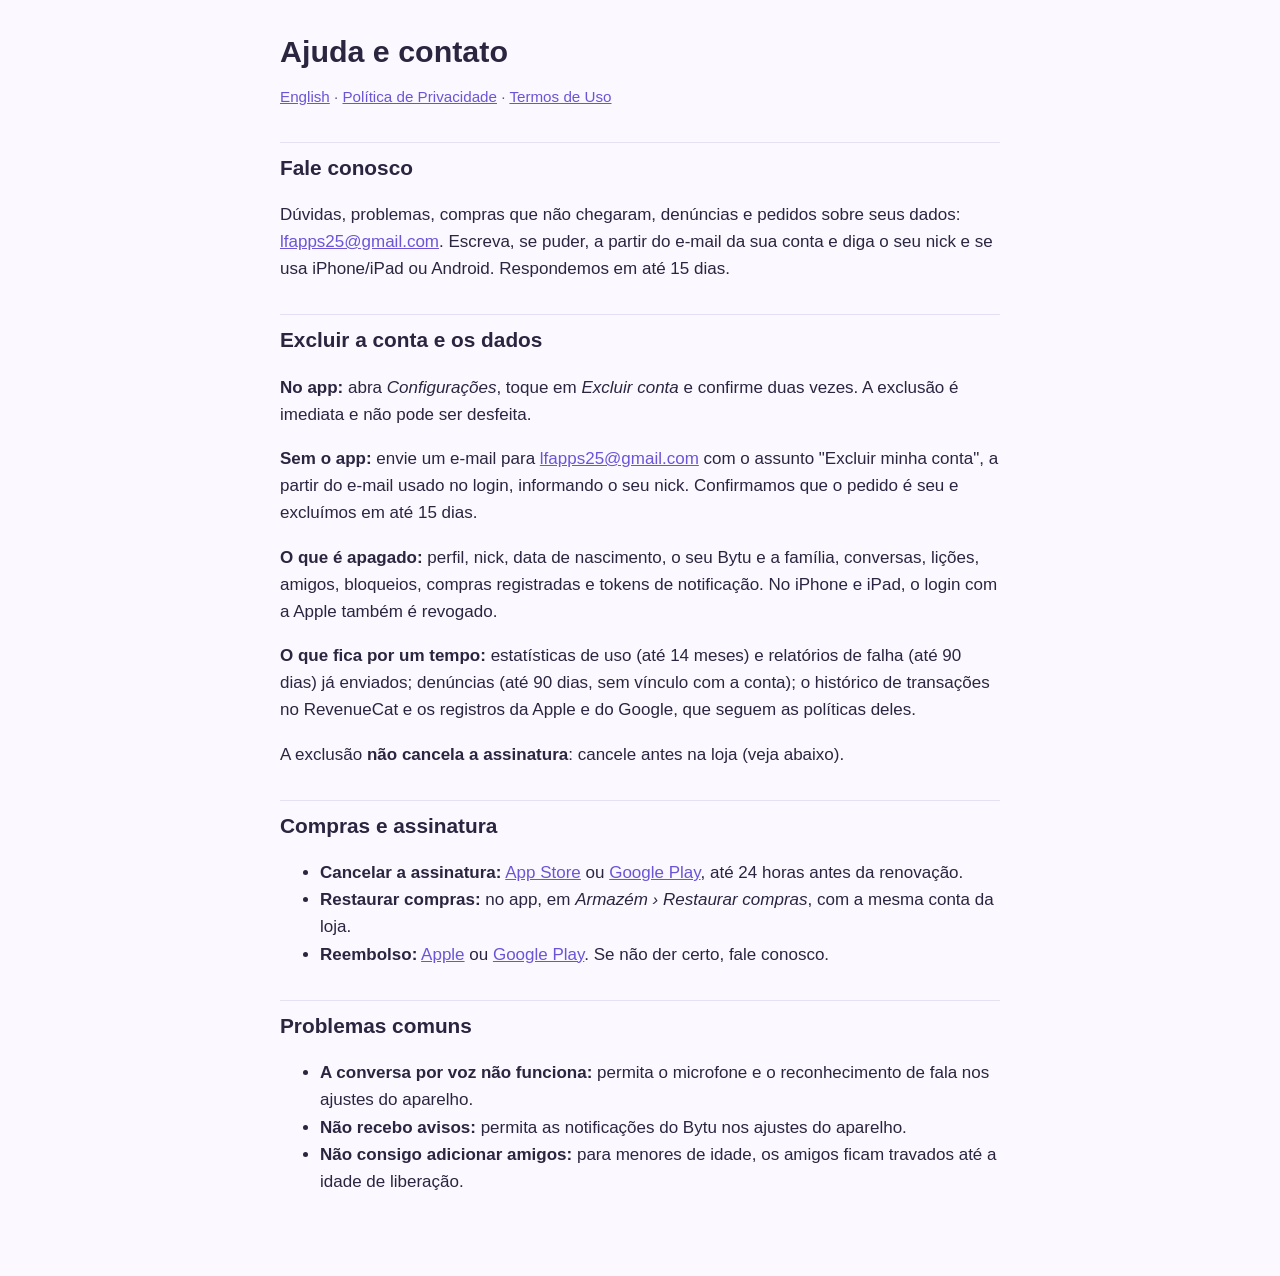
<file: bytu/pt/suporte/index.html>
<!doctype html>
<html lang="pt-BR">
  <head>
    <meta charset="utf-8" />
    <meta name="viewport" content="width=device-width, initial-scale=1" />
    <title>Bytu · Ajuda e contato</title>
    <link rel="stylesheet" href="../../style.css" />
  </head>
  <body>
    <main>
      <h1>Ajuda e contato</h1>
      <p class="lang">
        <a href="../../en/support/">English</a> ·
        <a href="../privacidade/">Política de Privacidade</a> ·
        <a href="../termos/">Termos de Uso</a>
      </p>

      <h2 id="contato">Fale conosco</h2>
      <p>
        Dúvidas, problemas, compras que não chegaram, denúncias e pedidos sobre
        seus dados: <a href="mailto:lfapps25@gmail.com">lfapps25@gmail.com</a>.
        Escreva, se puder, a partir do e-mail da sua conta e diga o seu nick e
        se usa iPhone/iPad ou Android. Respondemos em até 15 dias.
      </p>

      <h2 id="excluir-conta">Excluir a conta e os dados</h2>
      <p>
        <strong>No app:</strong> abra <em>Configurações</em>, toque em
        <em>Excluir conta</em> e confirme duas vezes. A exclusão é imediata e
        não pode ser desfeita.
      </p>
      <p>
        <strong>Sem o app:</strong> envie um e-mail para
        <a href="mailto:lfapps25@gmail.com?subject=Excluir%20minha%20conta"
          >lfapps25@gmail.com</a
        >
        com o assunto "Excluir minha conta", a partir do e-mail usado no login,
        informando o seu nick. Confirmamos que o pedido é seu e excluímos em até
        15 dias.
      </p>
      <p>
        <strong>O que é apagado:</strong> perfil, nick, data de nascimento, o
        seu Bytu e a família, conversas, lições, amigos, bloqueios, compras
        registradas e tokens de notificação. No iPhone e iPad, o login com a
        Apple também é revogado.
      </p>
      <p>
        <strong>O que fica por um tempo:</strong> estatísticas de uso (até 14
        meses) e relatórios de falha (até 90 dias) já enviados; denúncias (até
        90 dias, sem vínculo com a conta); o histórico de transações no
        RevenueCat e os registros da Apple e do Google, que seguem as políticas
        deles.
      </p>
      <p>
        A exclusão <strong>não cancela a assinatura</strong>: cancele antes na
        loja (veja abaixo).
      </p>

      <h2 id="compras">Compras e assinatura</h2>
      <ul>
        <li>
          <strong>Cancelar a assinatura:</strong>
          <a href="https://apps.apple.com/account/subscriptions">App Store</a>
          ou
          <a href="https://play.google.com/store/account/subscriptions"
            >Google Play</a
          >, até 24 horas antes da renovação.
        </li>
        <li>
          <strong>Restaurar compras:</strong> no app, em
          <em>Armazém › Restaurar compras</em>, com a mesma conta da loja.
        </li>
        <li>
          <strong>Reembolso:</strong>
          <a href="https://reportaproblem.apple.com">Apple</a> ou
          <a href="https://support.google.com/googleplay/answer/2479637"
            >Google Play</a
          >. Se não der certo, fale conosco.
        </li>
      </ul>

      <h2 id="dicas">Problemas comuns</h2>
      <ul>
        <li>
          <strong>A conversa por voz não funciona:</strong> permita o microfone
          e o reconhecimento de fala nos ajustes do aparelho.
        </li>
        <li>
          <strong>Não recebo avisos:</strong> permita as notificações do Bytu
          nos ajustes do aparelho.
        </li>
        <li>
          <strong>Não consigo adicionar amigos:</strong> para menores de idade,
          os amigos ficam travados até a idade de liberação.
        </li>
      </ul>
    </main>
  </body>
</html>
</file>
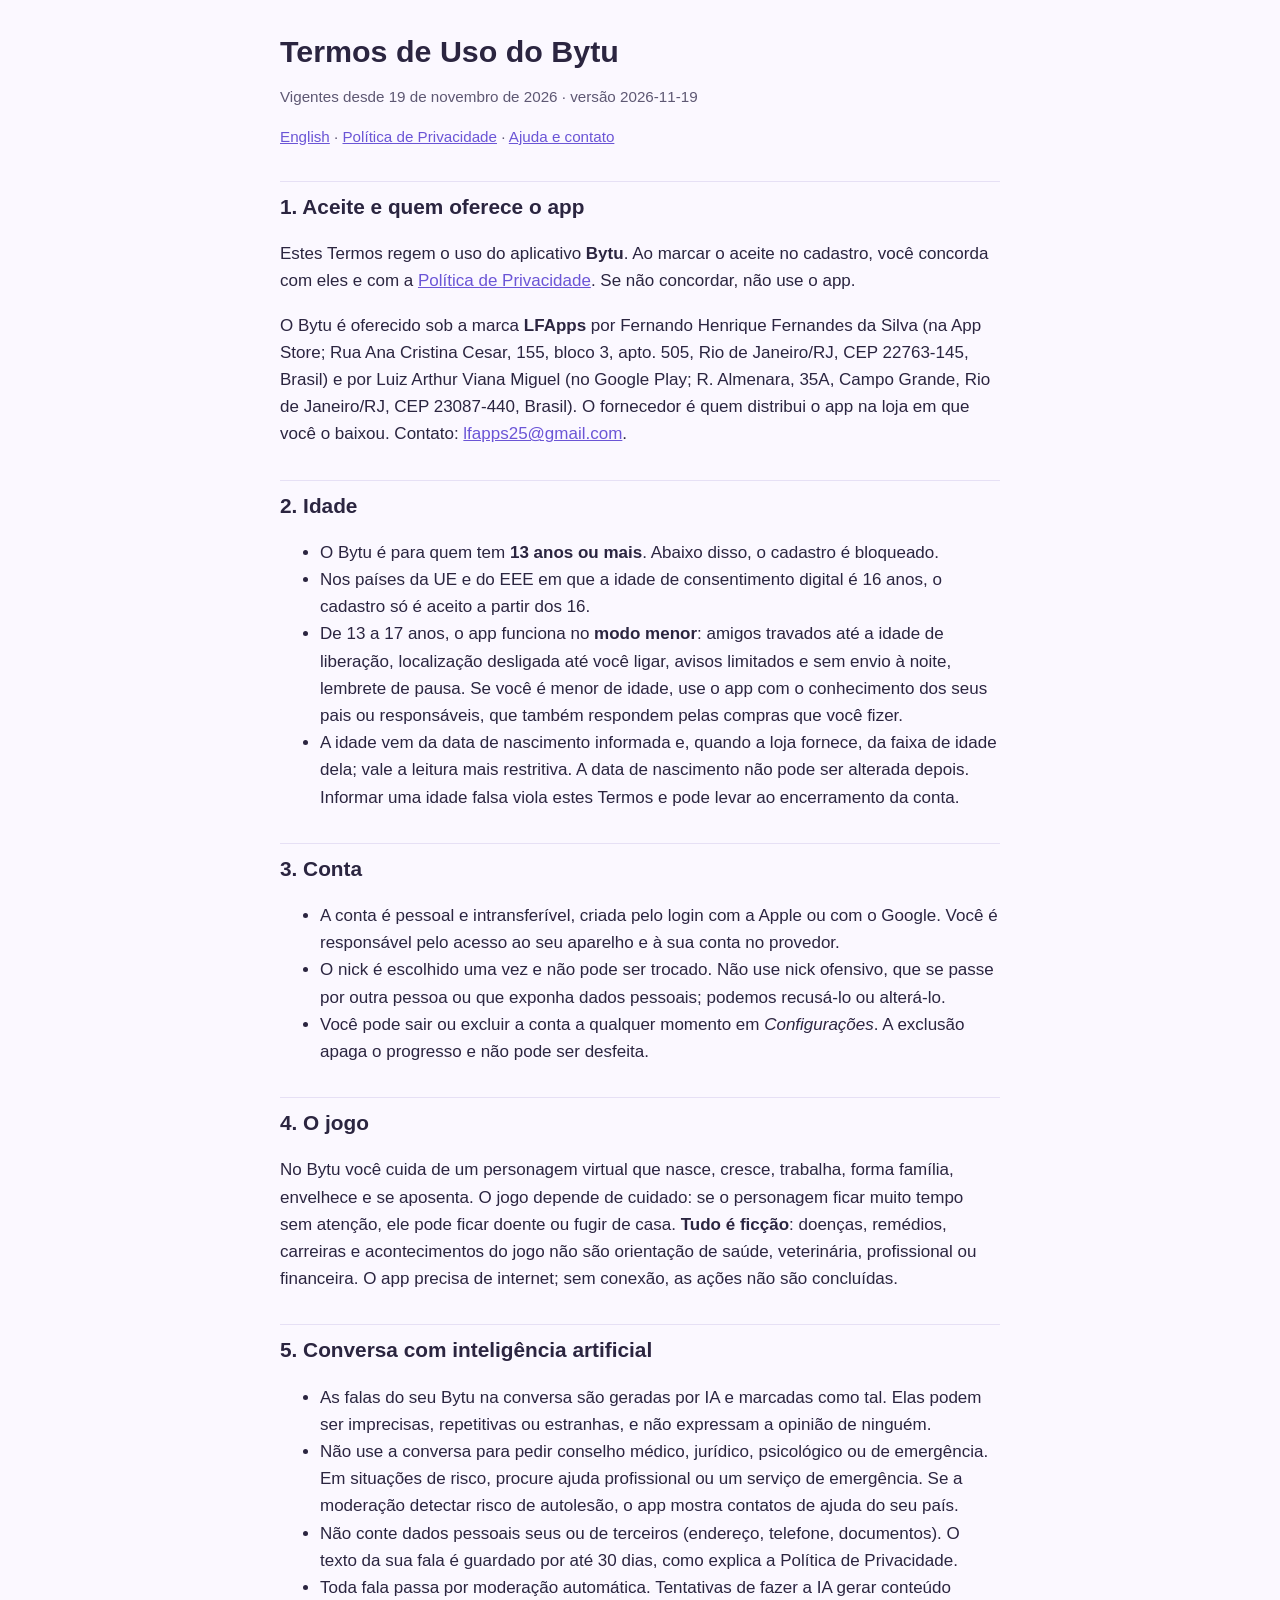
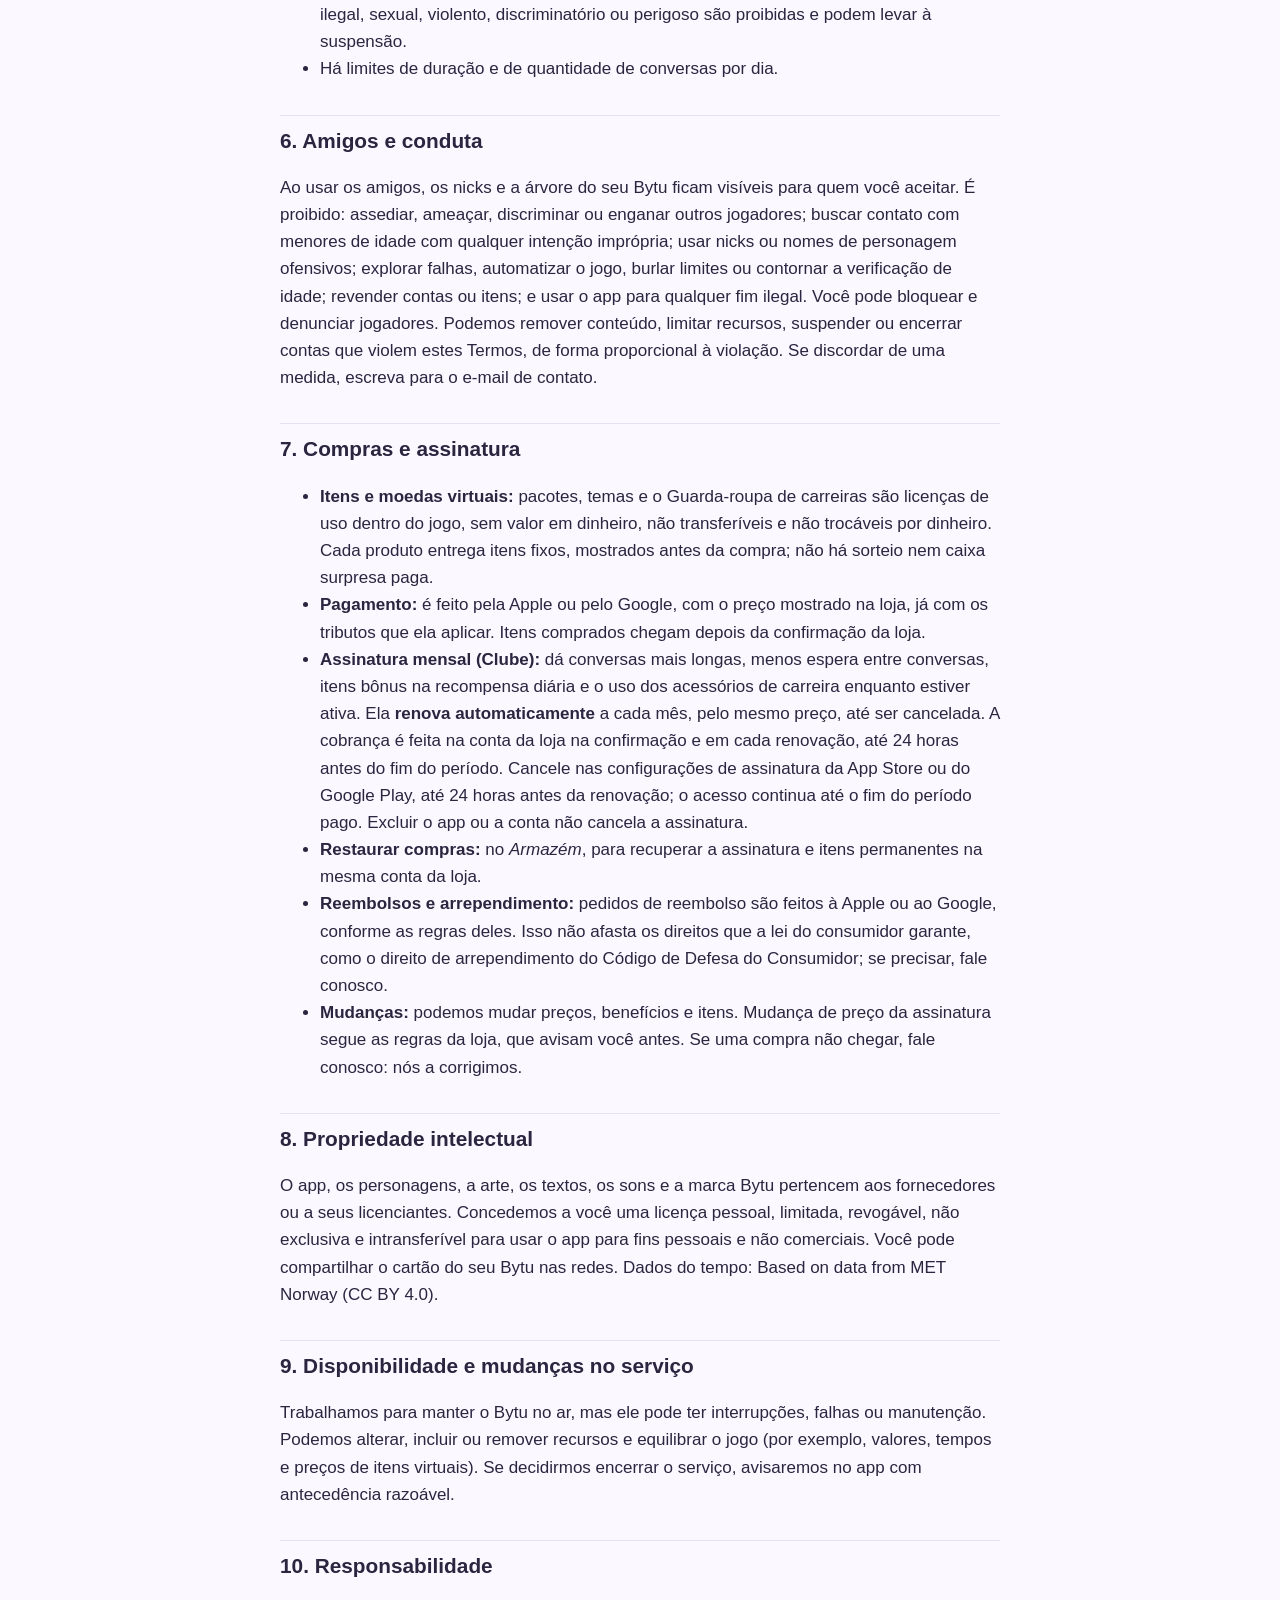
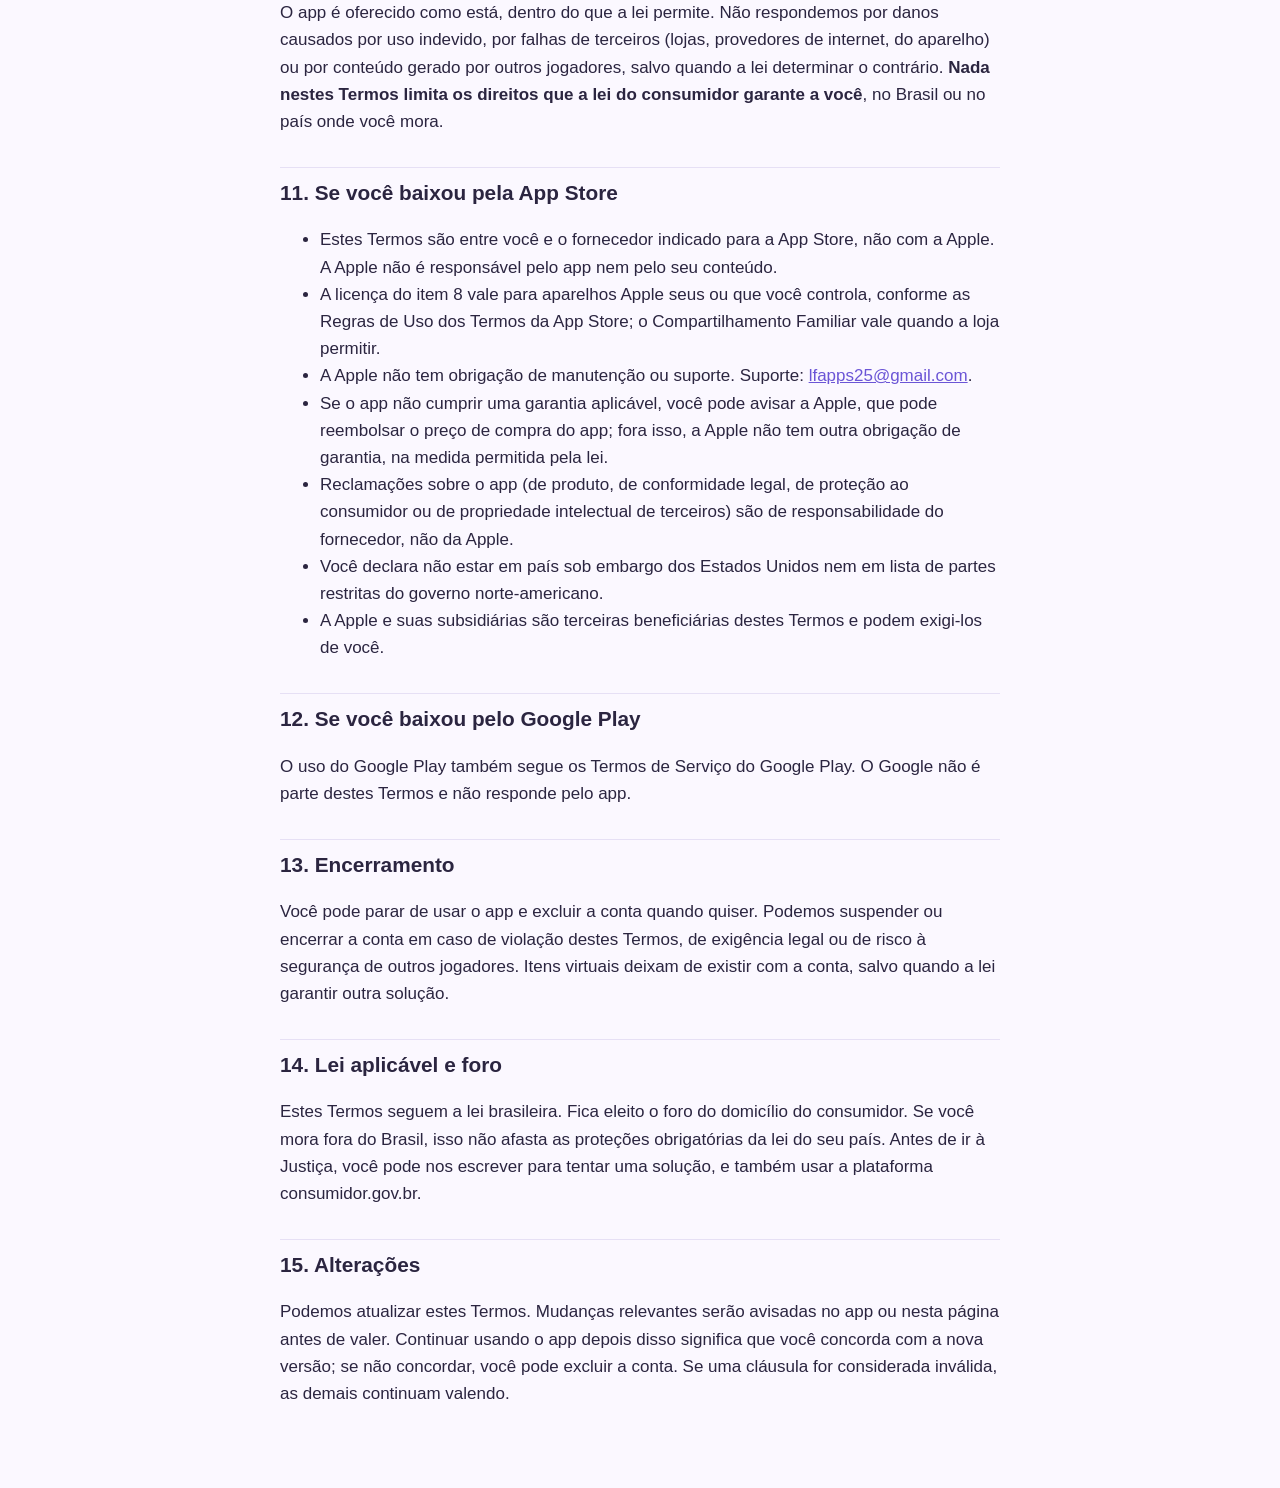
<file: bytu/pt/termos/index.html>
<!doctype html>
<html lang="pt-BR">
  <head>
    <meta charset="utf-8" />
    <meta name="viewport" content="width=device-width, initial-scale=1" />
    <title>Termos de Uso do Bytu</title>
    <link rel="stylesheet" href="../../style.css" />
  </head>
  <body>
    <main>
      <h1>Termos de Uso do Bytu</h1>
      <p class="meta">
        Vigentes desde 19 de novembro de 2026 · versão 2026-11-19
      </p>
      <p class="lang">
        <a href="../../en/terms/">English</a> ·
        <a href="../privacidade/">Política de Privacidade</a> ·
        <a href="../suporte/">Ajuda e contato</a>
      </p>

      <h2 id="aceite">1. Aceite e quem oferece o app</h2>
      <p>
        Estes Termos regem o uso do aplicativo <strong>Bytu</strong>. Ao marcar
        o aceite no cadastro, você concorda com eles e com a
        <a href="../privacidade/">Política de Privacidade</a>. Se não concordar,
        não use o app.
      </p>
      <p>
        O Bytu é oferecido sob a marca <strong>LFApps</strong> por Fernando
        Henrique Fernandes da Silva (na App Store; Rua Ana Cristina Cesar, 155,
        bloco 3, apto. 505, Rio de Janeiro/RJ, CEP 22763-145, Brasil) e por Luiz
        Arthur Viana Miguel (no Google Play; R. Almenara, 35A, Campo Grande, Rio
        de Janeiro/RJ, CEP 23087-440, Brasil). O fornecedor é quem distribui o
        app na loja em que você o baixou. Contato:
        <a href="mailto:lfapps25@gmail.com">lfapps25@gmail.com</a>.
      </p>

      <h2 id="idade">2. Idade</h2>
      <ul>
        <li>
          O Bytu é para quem tem <strong>13 anos ou mais</strong>. Abaixo disso,
          o cadastro é bloqueado.
        </li>
        <li>
          Nos países da UE e do EEE em que a idade de consentimento digital é 16
          anos, o cadastro só é aceito a partir dos 16.
        </li>
        <li>
          De 13 a 17 anos, o app funciona no <strong>modo menor</strong>: amigos
          travados até a idade de liberação, localização desligada até você
          ligar, avisos limitados e sem envio à noite, lembrete de pausa. Se
          você é menor de idade, use o app com o conhecimento dos seus pais ou
          responsáveis, que também respondem pelas compras que você fizer.
        </li>
        <li>
          A idade vem da data de nascimento informada e, quando a loja fornece,
          da faixa de idade dela; vale a leitura mais restritiva. A data de
          nascimento não pode ser alterada depois. Informar uma idade falsa
          viola estes Termos e pode levar ao encerramento da conta.
        </li>
      </ul>

      <h2 id="conta">3. Conta</h2>
      <ul>
        <li>
          A conta é pessoal e intransferível, criada pelo login com a Apple ou
          com o Google. Você é responsável pelo acesso ao seu aparelho e à sua
          conta no provedor.
        </li>
        <li>
          O nick é escolhido uma vez e não pode ser trocado. Não use nick
          ofensivo, que se passe por outra pessoa ou que exponha dados pessoais;
          podemos recusá-lo ou alterá-lo.
        </li>
        <li>
          Você pode sair ou excluir a conta a qualquer momento em
          <em>Configurações</em>. A exclusão apaga o progresso e não pode ser
          desfeita.
        </li>
      </ul>

      <h2 id="jogo">4. O jogo</h2>
      <p>
        No Bytu você cuida de um personagem virtual que nasce, cresce, trabalha,
        forma família, envelhece e se aposenta. O jogo depende de cuidado: se o
        personagem ficar muito tempo sem atenção, ele pode ficar doente ou fugir
        de casa. <strong>Tudo é ficção</strong>: doenças, remédios, carreiras e
        acontecimentos do jogo não são orientação de saúde, veterinária,
        profissional ou financeira. O app precisa de internet; sem conexão, as
        ações não são concluídas.
      </p>

      <h2 id="ia">5. Conversa com inteligência artificial</h2>
      <ul>
        <li>
          As falas do seu Bytu na conversa são geradas por IA e marcadas como
          tal. Elas podem ser imprecisas, repetitivas ou estranhas, e não
          expressam a opinião de ninguém.
        </li>
        <li>
          Não use a conversa para pedir conselho médico, jurídico, psicológico
          ou de emergência. Em situações de risco, procure ajuda profissional ou
          um serviço de emergência. Se a moderação detectar risco de autolesão,
          o app mostra contatos de ajuda do seu país.
        </li>
        <li>
          Não conte dados pessoais seus ou de terceiros (endereço, telefone,
          documentos). O texto da sua fala é guardado por até 30 dias, como
          explica a Política de Privacidade.
        </li>
        <li>
          Toda fala passa por moderação automática. Tentativas de fazer a IA
          gerar conteúdo ilegal, sexual, violento, discriminatório ou perigoso
          são proibidas e podem levar à suspensão.
        </li>
        <li>Há limites de duração e de quantidade de conversas por dia.</li>
      </ul>

      <h2 id="conduta">6. Amigos e conduta</h2>
      <p>
        Ao usar os amigos, os nicks e a árvore do seu Bytu ficam visíveis para
        quem você aceitar. É proibido: assediar, ameaçar, discriminar ou enganar
        outros jogadores; buscar contato com menores de idade com qualquer
        intenção imprópria; usar nicks ou nomes de personagem ofensivos;
        explorar falhas, automatizar o jogo, burlar limites ou contornar a
        verificação de idade; revender contas ou itens; e usar o app para
        qualquer fim ilegal. Você pode bloquear e denunciar jogadores. Podemos
        remover conteúdo, limitar recursos, suspender ou encerrar contas que
        violem estes Termos, de forma proporcional à violação. Se discordar de
        uma medida, escreva para o e-mail de contato.
      </p>

      <h2 id="compras">7. Compras e assinatura</h2>
      <ul>
        <li>
          <strong>Itens e moedas virtuais:</strong> pacotes, temas e o
          Guarda-roupa de carreiras são licenças de uso dentro do jogo, sem
          valor em dinheiro, não transferíveis e não trocáveis por dinheiro.
          Cada produto entrega itens fixos, mostrados antes da compra; não há
          sorteio nem caixa surpresa paga.
        </li>
        <li>
          <strong>Pagamento:</strong> é feito pela Apple ou pelo Google, com o
          preço mostrado na loja, já com os tributos que ela aplicar. Itens
          comprados chegam depois da confirmação da loja.
        </li>
        <li>
          <strong>Assinatura mensal (Clube):</strong> dá conversas mais longas,
          menos espera entre conversas, itens bônus na recompensa diária e o uso
          dos acessórios de carreira enquanto estiver ativa. Ela
          <strong>renova automaticamente</strong> a cada mês, pelo mesmo preço,
          até ser cancelada. A cobrança é feita na conta da loja na confirmação
          e em cada renovação, até 24 horas antes do fim do período. Cancele nas
          configurações de assinatura da App Store ou do Google Play, até 24
          horas antes da renovação; o acesso continua até o fim do período pago.
          Excluir o app ou a conta não cancela a assinatura.
        </li>
        <li>
          <strong>Restaurar compras:</strong> no <em>Armazém</em>, para
          recuperar a assinatura e itens permanentes na mesma conta da loja.
        </li>
        <li>
          <strong>Reembolsos e arrependimento:</strong> pedidos de reembolso são
          feitos à Apple ou ao Google, conforme as regras deles. Isso não afasta
          os direitos que a lei do consumidor garante, como o direito de
          arrependimento do Código de Defesa do Consumidor; se precisar, fale
          conosco.
        </li>
        <li>
          <strong>Mudanças:</strong> podemos mudar preços, benefícios e itens.
          Mudança de preço da assinatura segue as regras da loja, que avisam
          você antes. Se uma compra não chegar, fale conosco: nós a corrigimos.
        </li>
      </ul>

      <h2 id="propriedade">8. Propriedade intelectual</h2>
      <p>
        O app, os personagens, a arte, os textos, os sons e a marca Bytu
        pertencem aos fornecedores ou a seus licenciantes. Concedemos a você uma
        licença pessoal, limitada, revogável, não exclusiva e intransferível
        para usar o app para fins pessoais e não comerciais. Você pode
        compartilhar o cartão do seu Bytu nas redes. Dados do tempo: Based on
        data from MET Norway (CC BY 4.0).
      </p>

      <h2 id="disponibilidade">9. Disponibilidade e mudanças no serviço</h2>
      <p>
        Trabalhamos para manter o Bytu no ar, mas ele pode ter interrupções,
        falhas ou manutenção. Podemos alterar, incluir ou remover recursos e
        equilibrar o jogo (por exemplo, valores, tempos e preços de itens
        virtuais). Se decidirmos encerrar o serviço, avisaremos no app com
        antecedência razoável.
      </p>

      <h2 id="responsabilidade">10. Responsabilidade</h2>
      <p>
        O app é oferecido como está, dentro do que a lei permite. Não
        respondemos por danos causados por uso indevido, por falhas de terceiros
        (lojas, provedores de internet, do aparelho) ou por conteúdo gerado por
        outros jogadores, salvo quando a lei determinar o contrário.
        <strong
          >Nada nestes Termos limita os direitos que a lei do consumidor garante
          a você</strong
        >, no Brasil ou no país onde você mora.
      </p>

      <h2 id="apple">11. Se você baixou pela App Store</h2>
      <ul>
        <li>
          Estes Termos são entre você e o fornecedor indicado para a App Store,
          não com a Apple. A Apple não é responsável pelo app nem pelo seu
          conteúdo.
        </li>
        <li>
          A licença do item 8 vale para aparelhos Apple seus ou que você
          controla, conforme as Regras de Uso dos Termos da App Store; o
          Compartilhamento Familiar vale quando a loja permitir.
        </li>
        <li>
          A Apple não tem obrigação de manutenção ou suporte. Suporte:
          <a href="mailto:lfapps25@gmail.com">lfapps25@gmail.com</a>.
        </li>
        <li>
          Se o app não cumprir uma garantia aplicável, você pode avisar a Apple,
          que pode reembolsar o preço de compra do app; fora isso, a Apple não
          tem outra obrigação de garantia, na medida permitida pela lei.
        </li>
        <li>
          Reclamações sobre o app (de produto, de conformidade legal, de
          proteção ao consumidor ou de propriedade intelectual de terceiros) são
          de responsabilidade do fornecedor, não da Apple.
        </li>
        <li>
          Você declara não estar em país sob embargo dos Estados Unidos nem em
          lista de partes restritas do governo norte-americano.
        </li>
        <li>
          A Apple e suas subsidiárias são terceiras beneficiárias destes Termos
          e podem exigi-los de você.
        </li>
      </ul>

      <h2 id="google">12. Se você baixou pelo Google Play</h2>
      <p>
        O uso do Google Play também segue os Termos de Serviço do Google Play. O
        Google não é parte destes Termos e não responde pelo app.
      </p>

      <h2 id="encerramento">13. Encerramento</h2>
      <p>
        Você pode parar de usar o app e excluir a conta quando quiser. Podemos
        suspender ou encerrar a conta em caso de violação destes Termos, de
        exigência legal ou de risco à segurança de outros jogadores. Itens
        virtuais deixam de existir com a conta, salvo quando a lei garantir
        outra solução.
      </p>

      <h2 id="lei">14. Lei aplicável e foro</h2>
      <p>
        Estes Termos seguem a lei brasileira. Fica eleito o foro do domicílio do
        consumidor. Se você mora fora do Brasil, isso não afasta as proteções
        obrigatórias da lei do seu país. Antes de ir à Justiça, você pode nos
        escrever para tentar uma solução, e também usar a plataforma
        consumidor.gov.br.
      </p>

      <h2 id="alteracoes">15. Alterações</h2>
      <p>
        Podemos atualizar estes Termos. Mudanças relevantes serão avisadas no
        app ou nesta página antes de valer. Continuar usando o app depois disso
        significa que você concorda com a nova versão; se não concordar, você
        pode excluir a conta. Se uma cláusula for considerada inválida, as
        demais continuam valendo.
      </p>
    </main>
  </body>
</html>
</file>
<file: bytu/style.css>
:root {
  color-scheme: light;
  --ink: #2b2540;
  --muted: #5e5873;
  --accent: #6b55d6;
  --bg: #fbf8ff;
  --line: #e6e0f5;
}
* {
  box-sizing: border-box;
}
body {
  margin: 0;
  background: var(--bg);
  color: var(--ink);
  font:
    17px/1.6 -apple-system,
    BlinkMacSystemFont,
    "Segoe UI",
    Roboto,
    sans-serif;
}
main {
  max-width: 760px;
  margin: 0 auto;
  padding: 32px 20px 64px;
}
h1 {
  font-size: 1.9rem;
  line-height: 1.25;
  margin: 0 0 4px;
}
h2 {
  font-size: 1.3rem;
  margin: 2rem 0 0.5rem;
  padding-top: 0.5rem;
  border-top: 1px solid var(--line);
}
h3 {
  font-size: 1.05rem;
  margin: 1.4rem 0 0.3rem;
}
a {
  color: var(--accent);
}
.meta,
.lang {
  color: var(--muted);
  font-size: 0.95rem;
}
.lang {
  margin-bottom: 24px;
}
table {
  width: 100%;
  border-collapse: collapse;
  margin: 0.5rem 0 1rem;
  font-size: 0.95rem;
}
th,
td {
  text-align: left;
  vertical-align: top;
  padding: 8px;
  border-bottom: 1px solid var(--line);
}
th {
  background: #f1ecfd;
}
.box {
  background: #fff;
  border: 1px solid var(--line);
  border-radius: 12px;
  padding: 12px 16px;
}
.stores {
  display: flex;
  flex-wrap: wrap;
  gap: 12px;
  margin: 24px 0;
}
.stores a {
  display: inline-block;
  padding: 12px 20px;
  border-radius: 12px;
  background: var(--ink);
  color: #fff;
  text-decoration: none;
  font-weight: 600;
}
@media (max-width: 560px) {
  table,
  thead,
  tbody,
  tr,
  th,
  td {
    display: block;
  }
  thead {
    display: none;
  }
  td {
    border: 0;
    padding: 2px 0;
  }
  tr {
    border-bottom: 1px solid var(--line);
    padding: 8px 0;
  }
}
</file>
